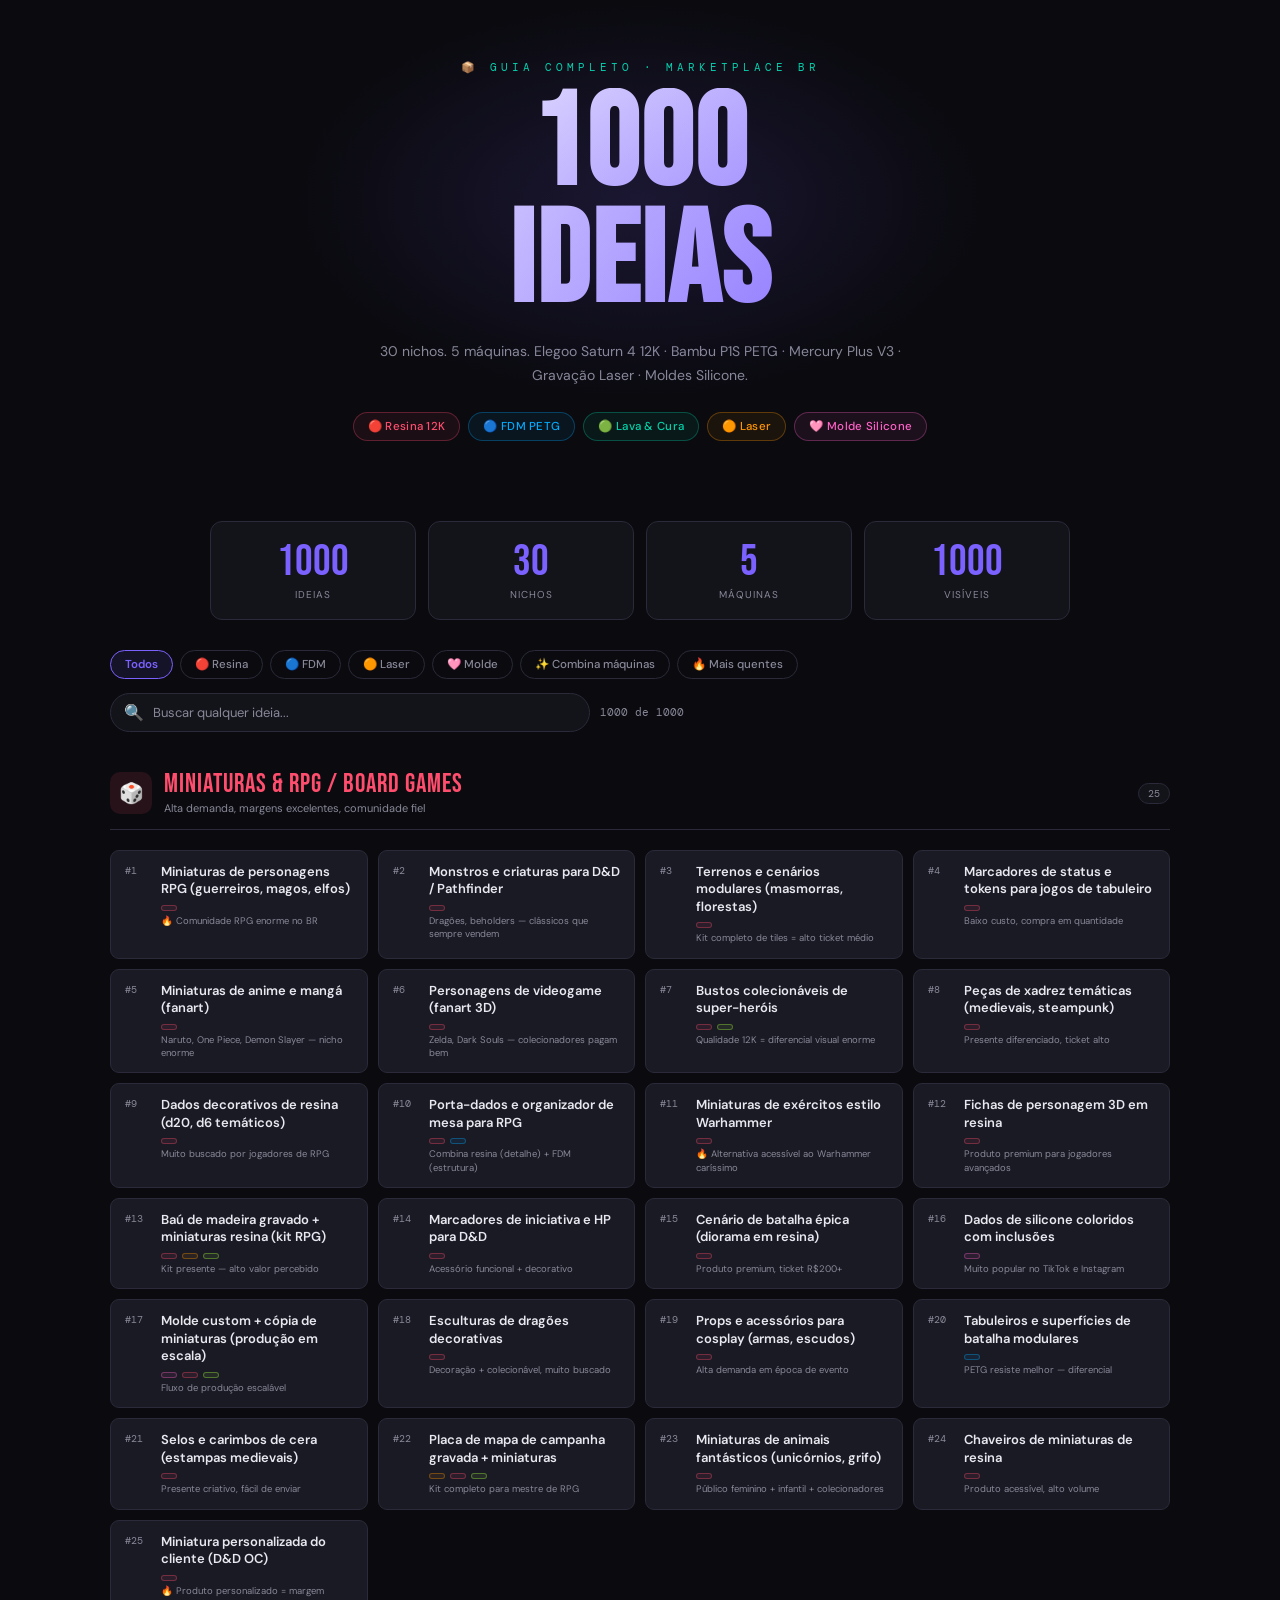
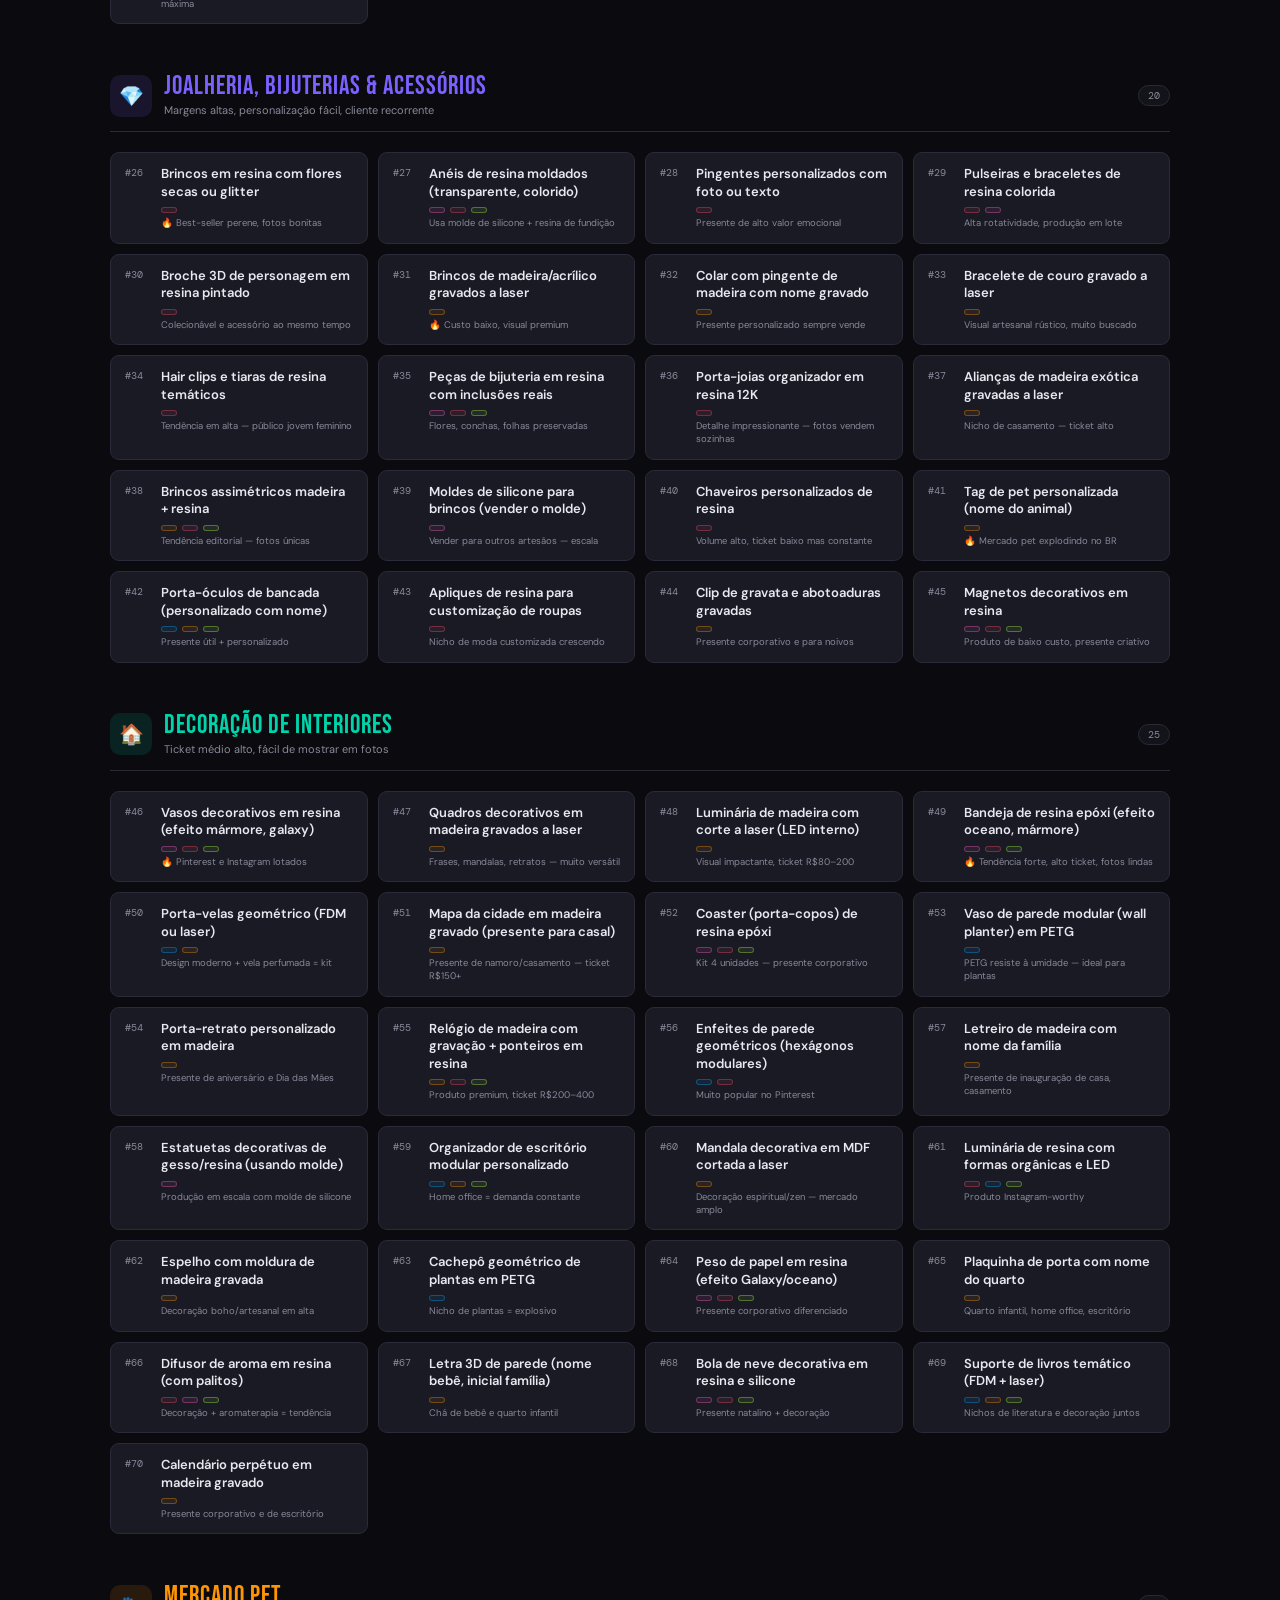
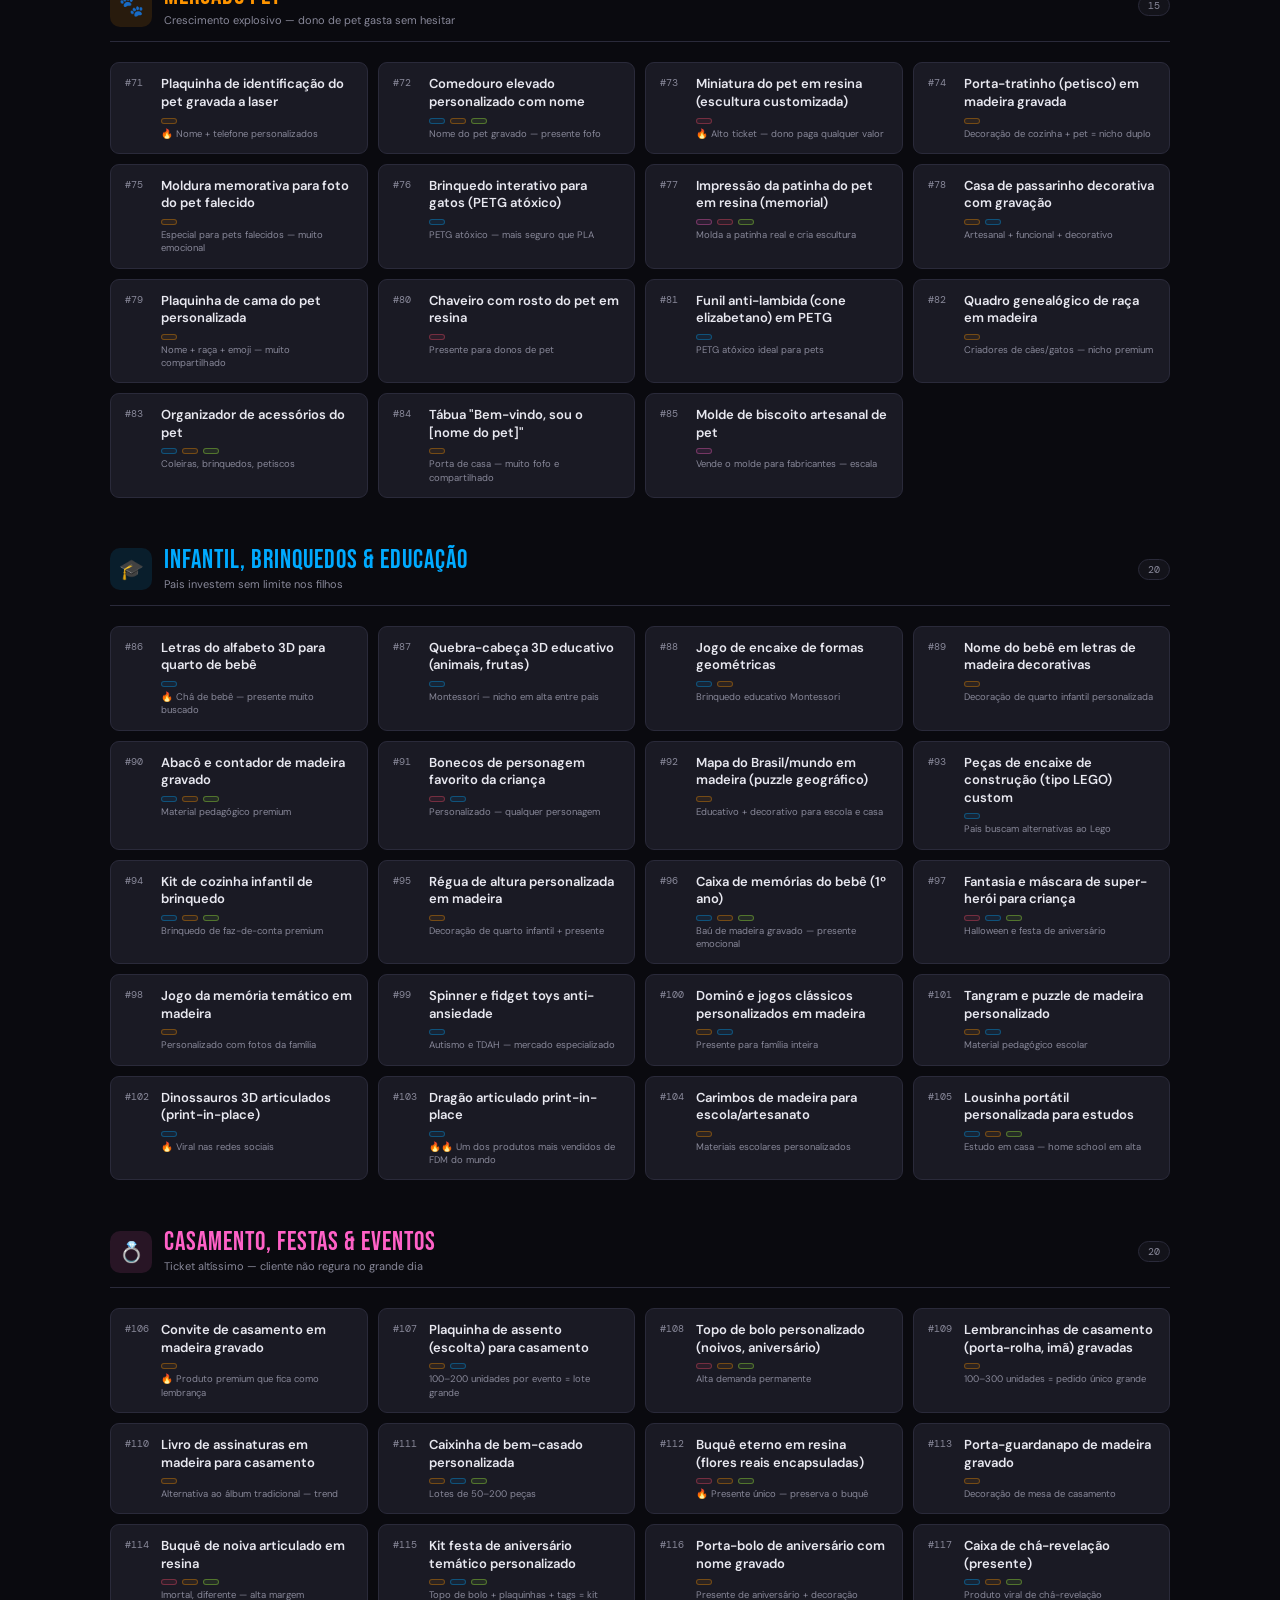
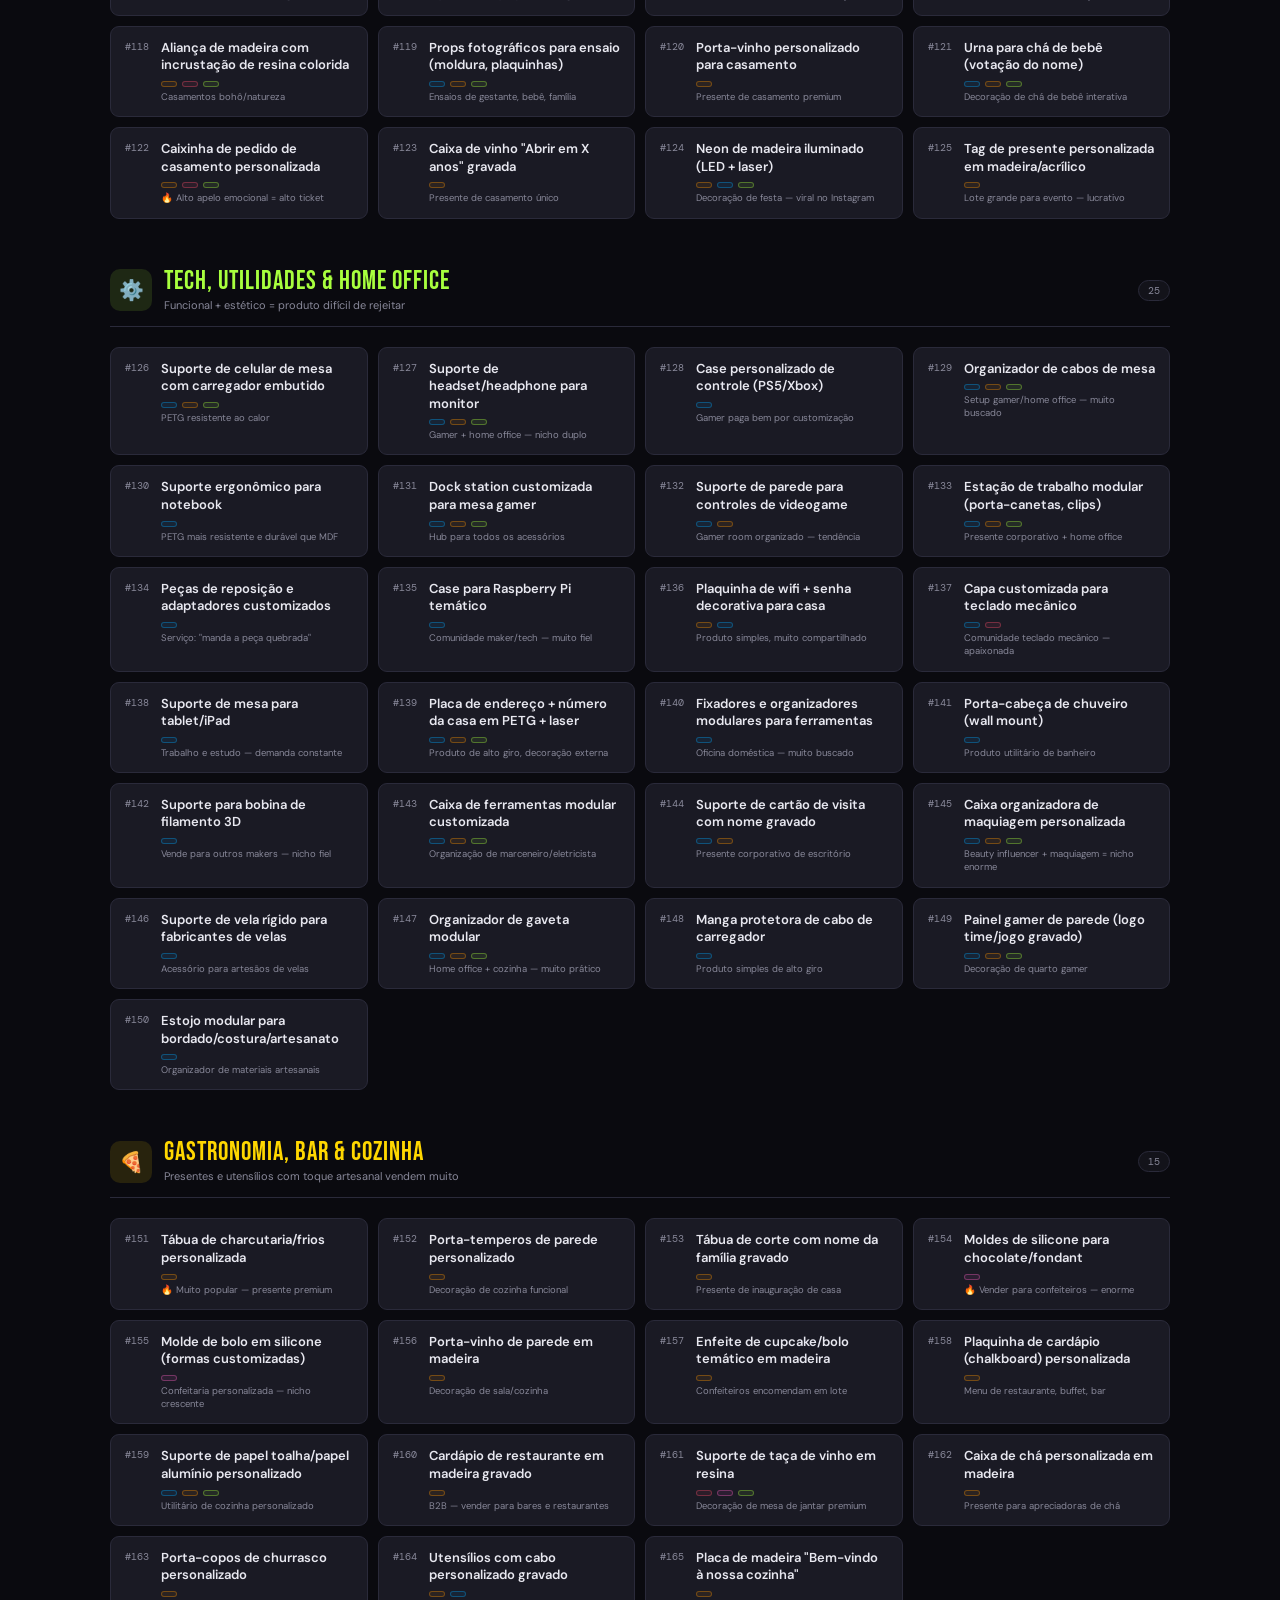
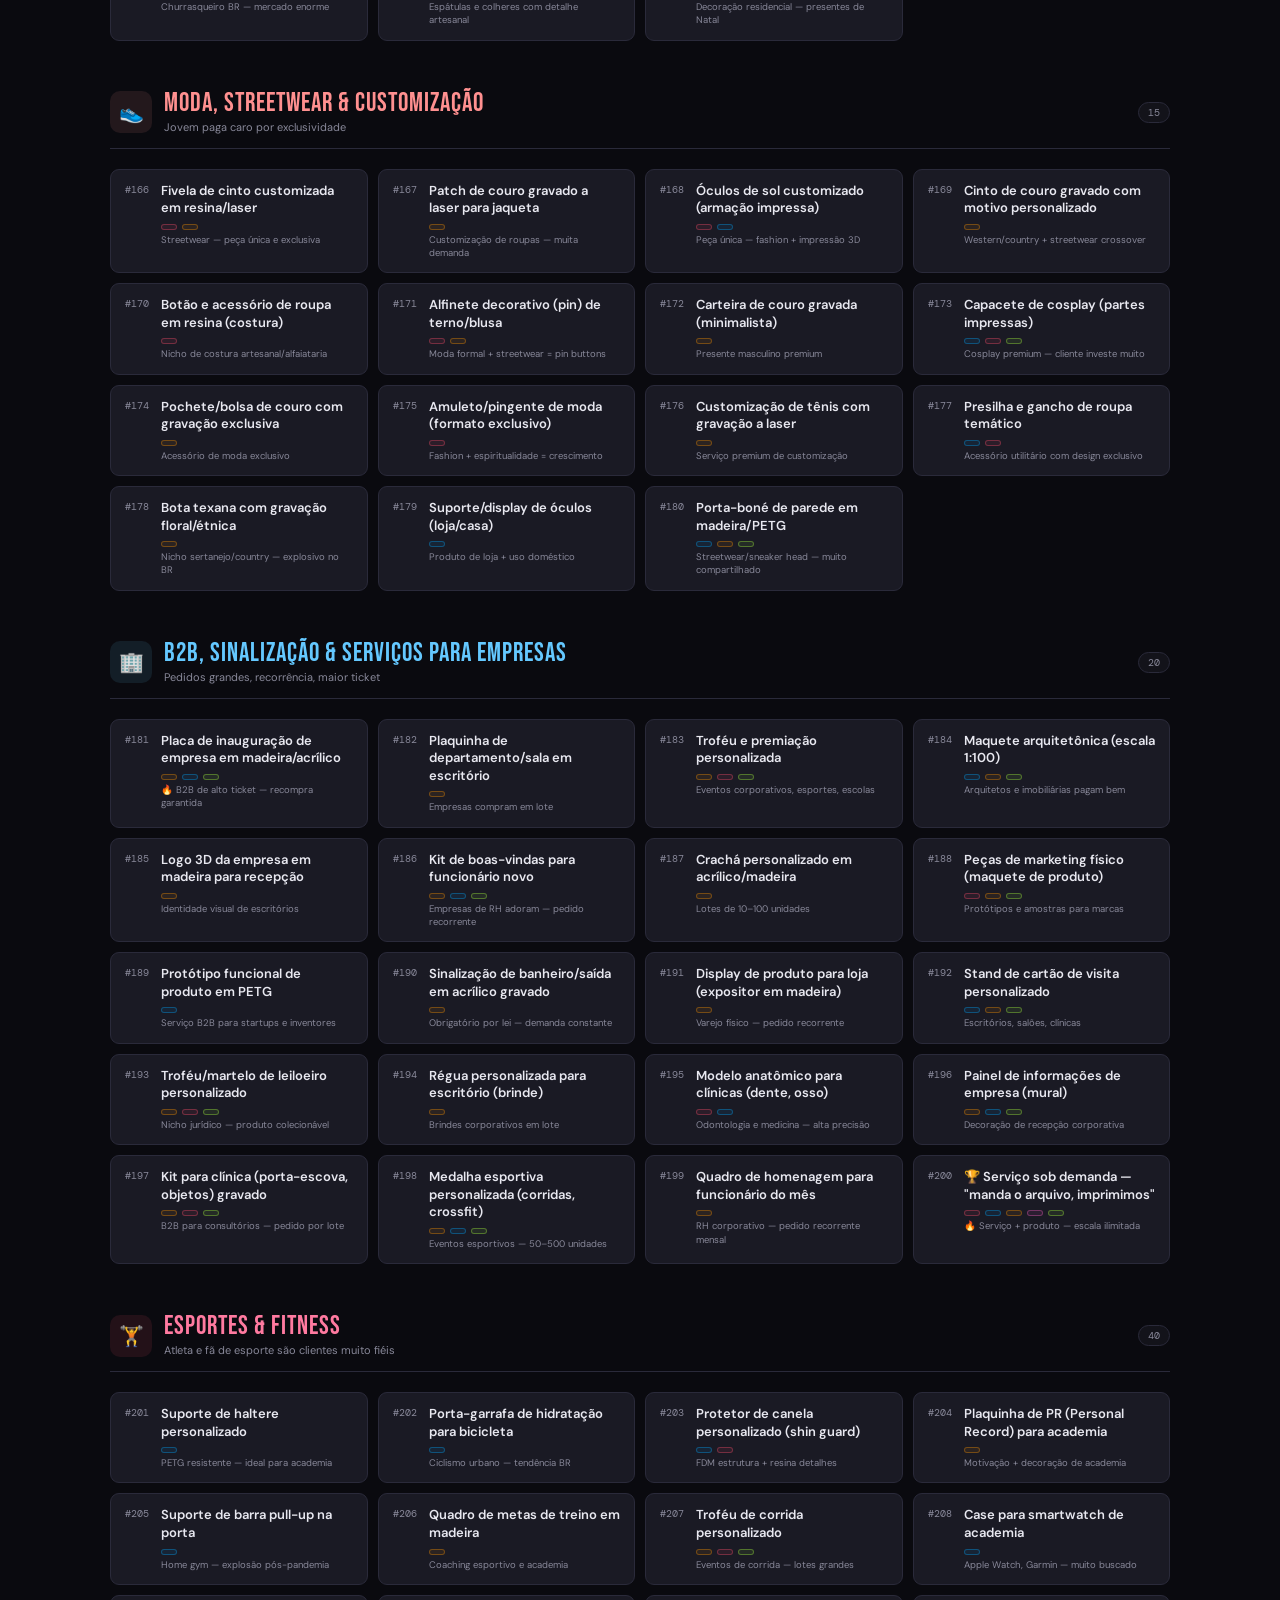
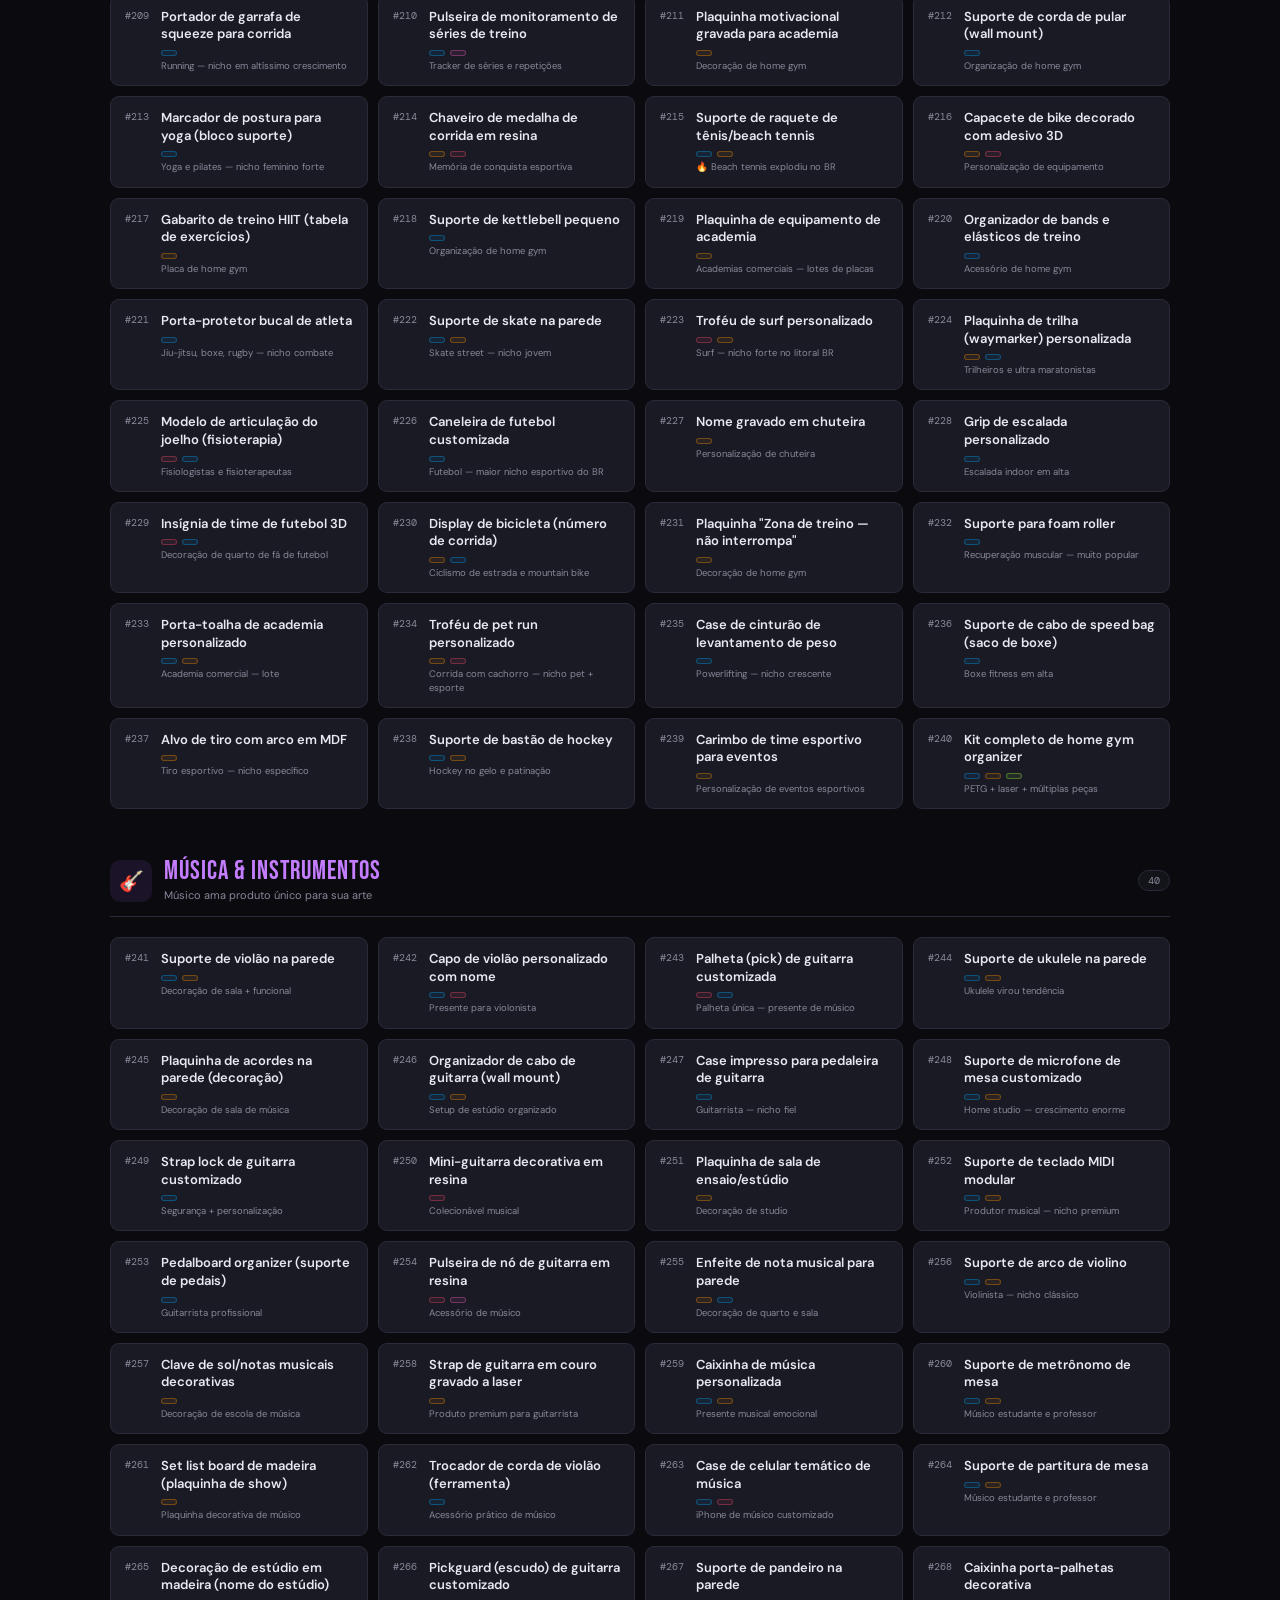
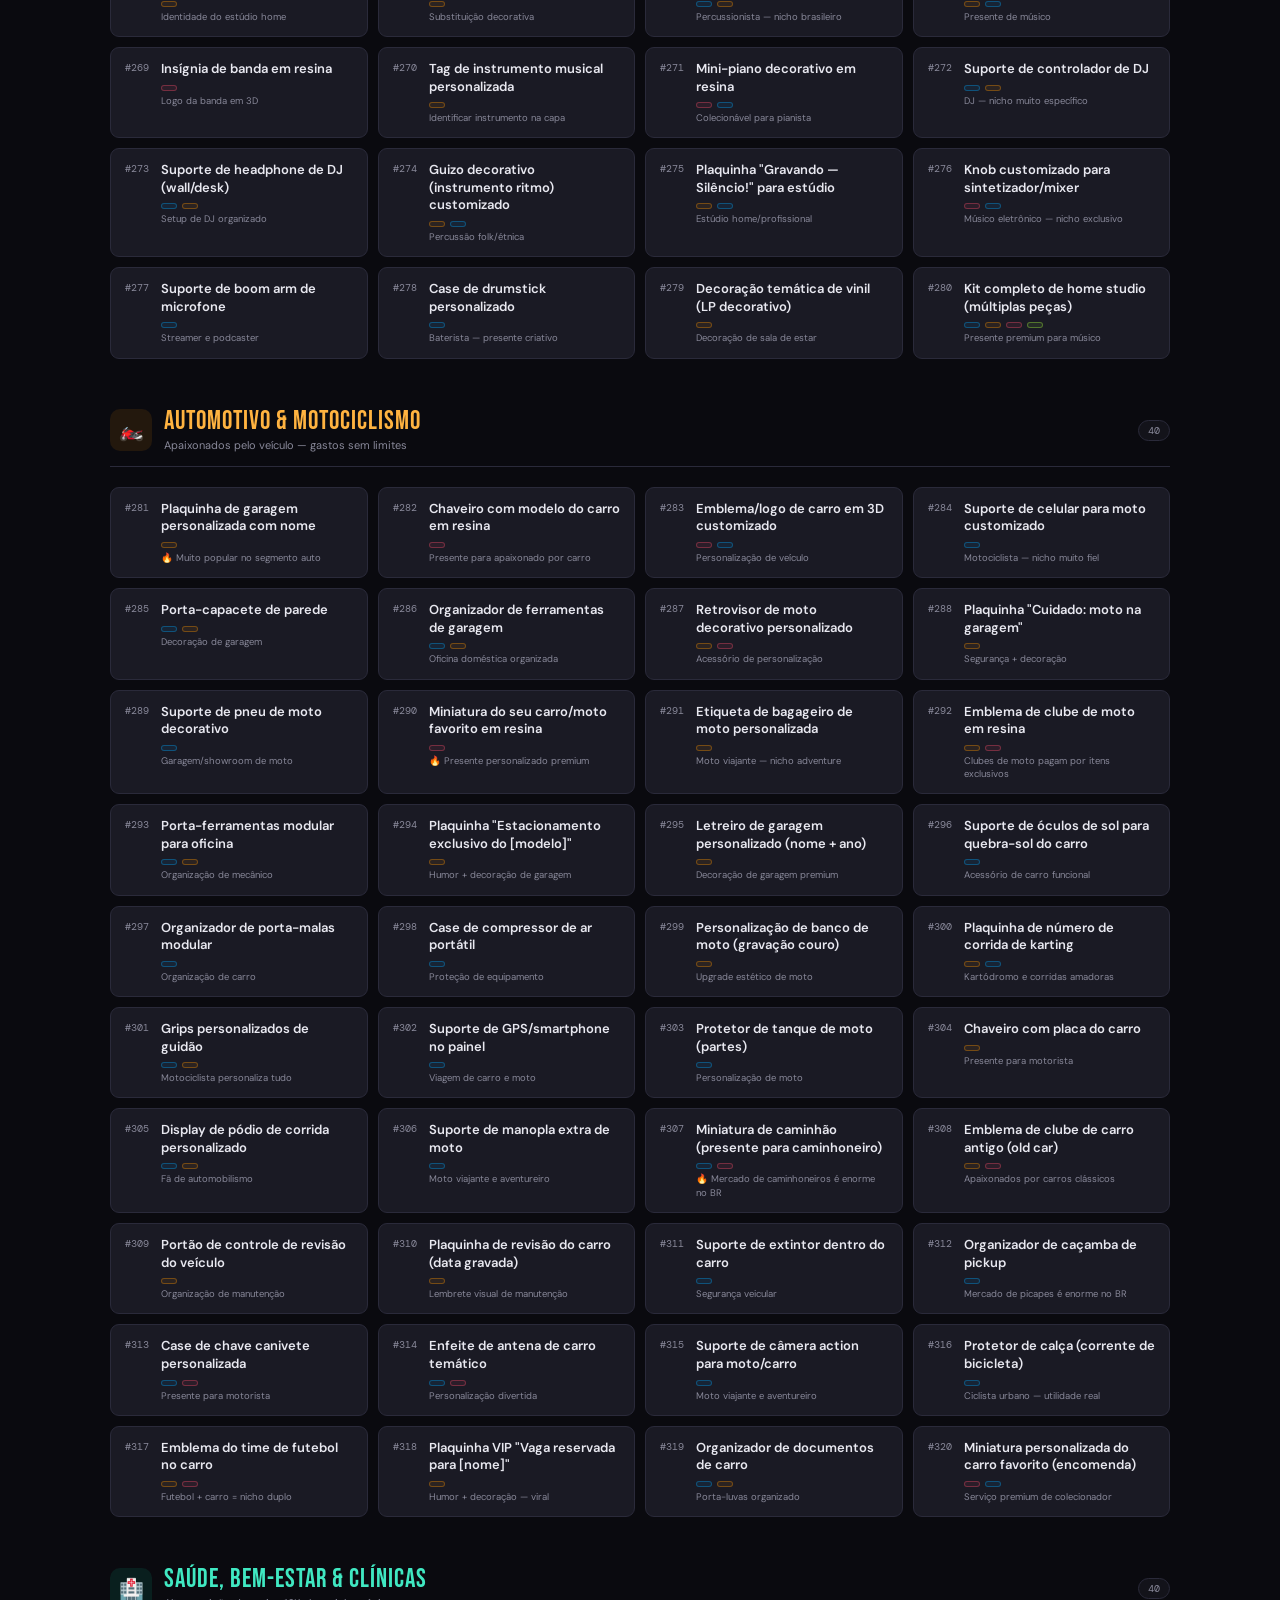
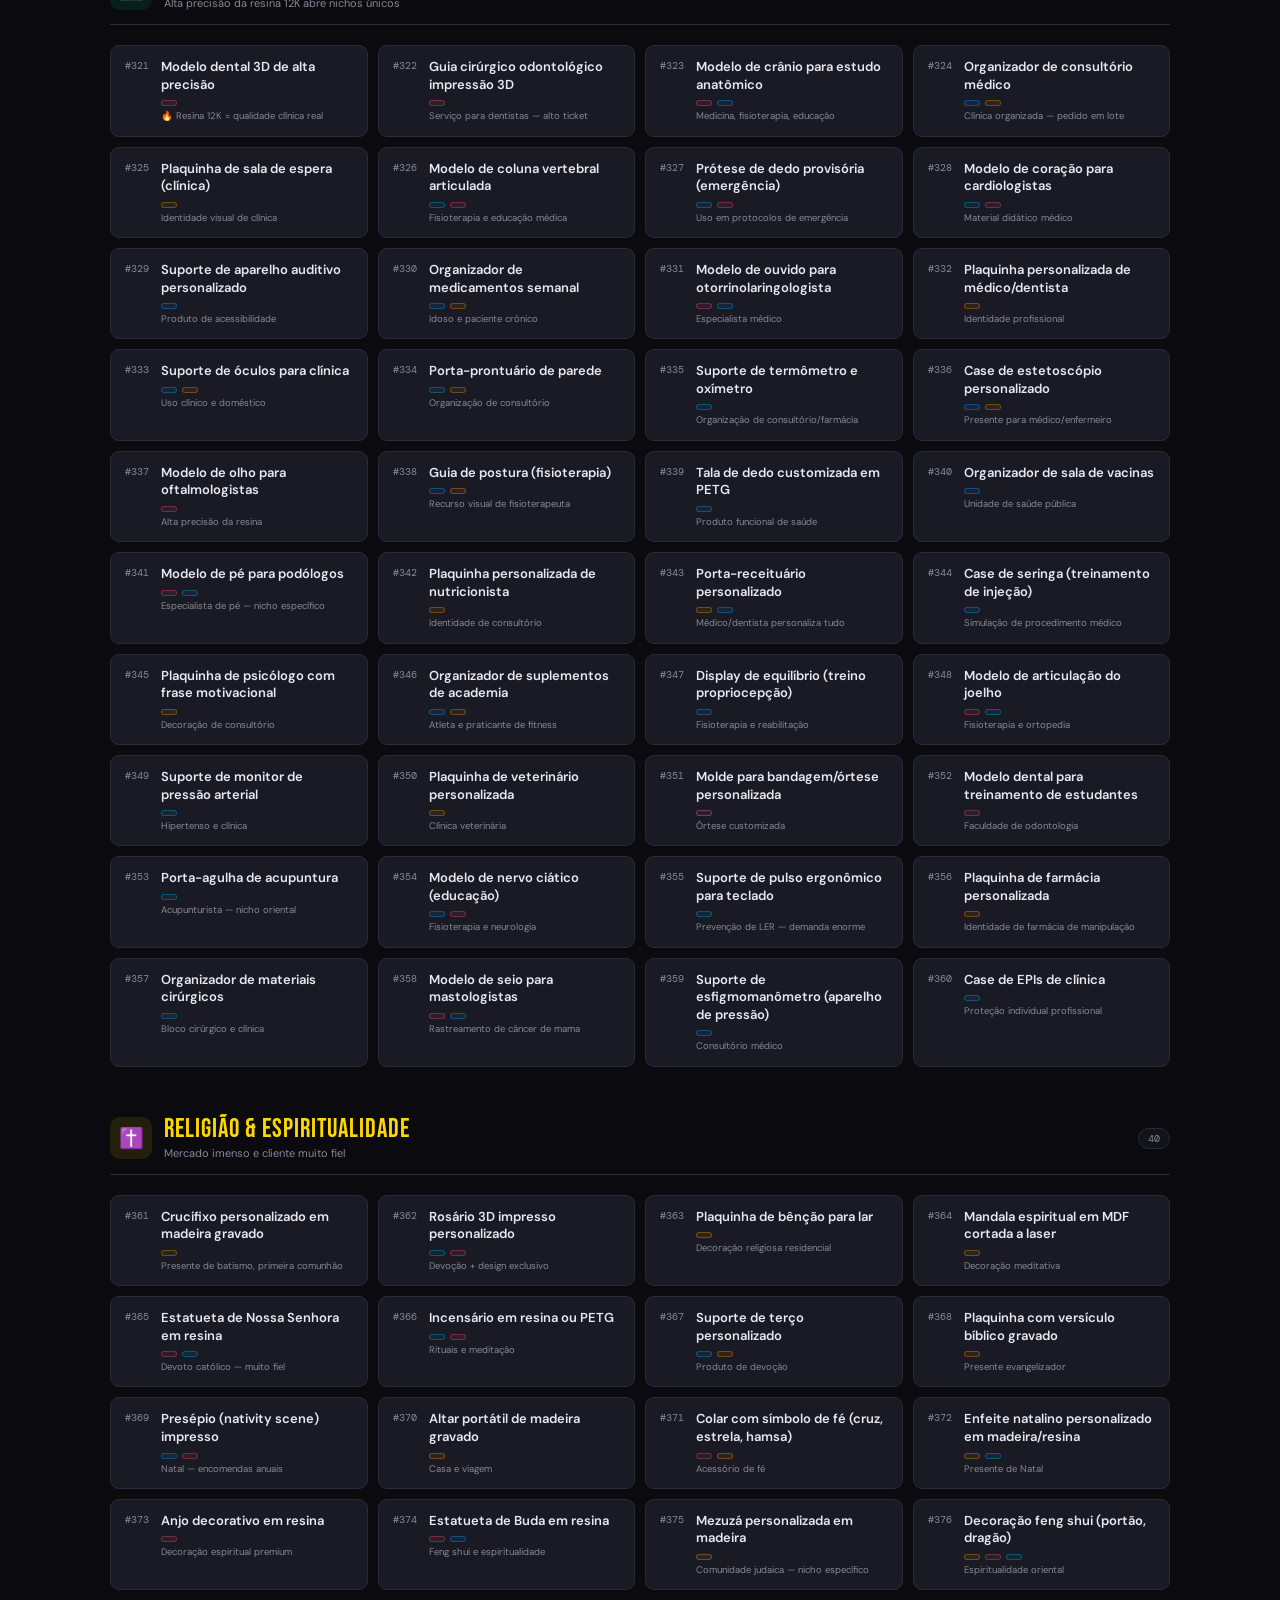
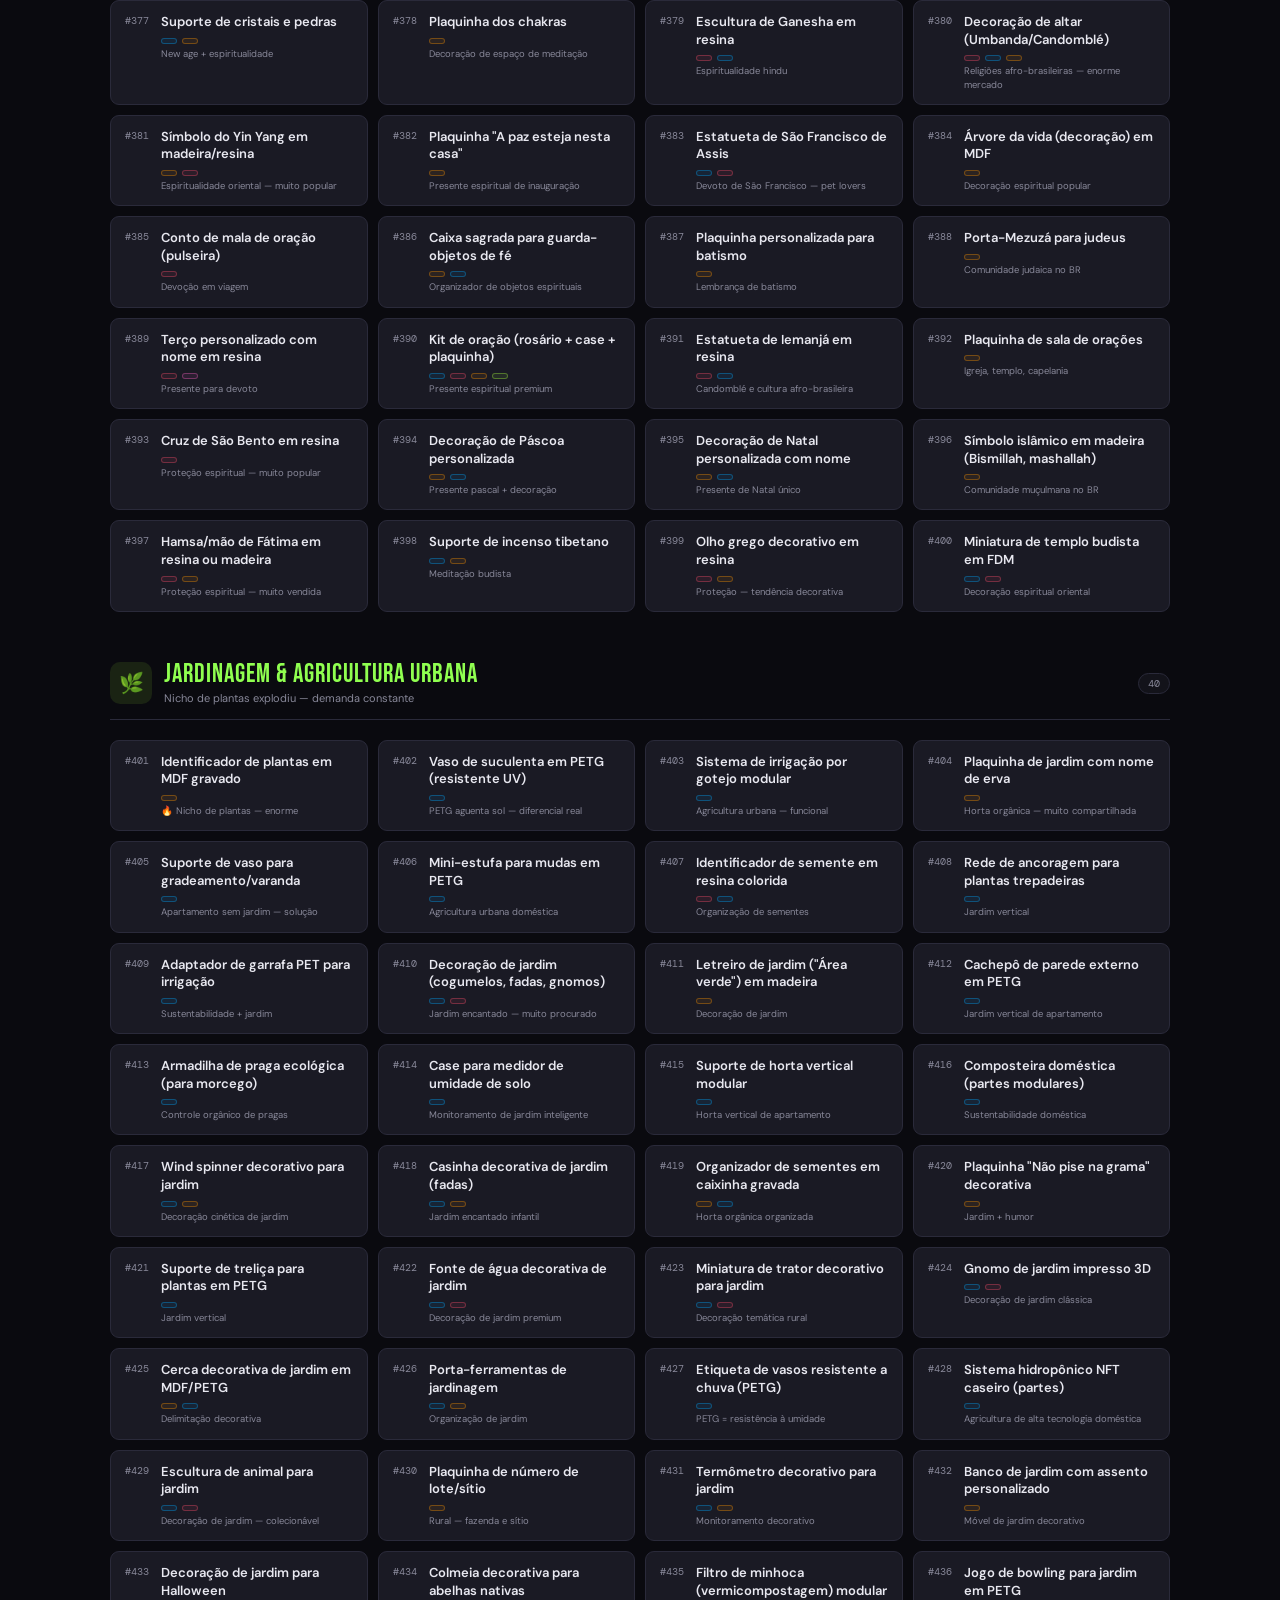
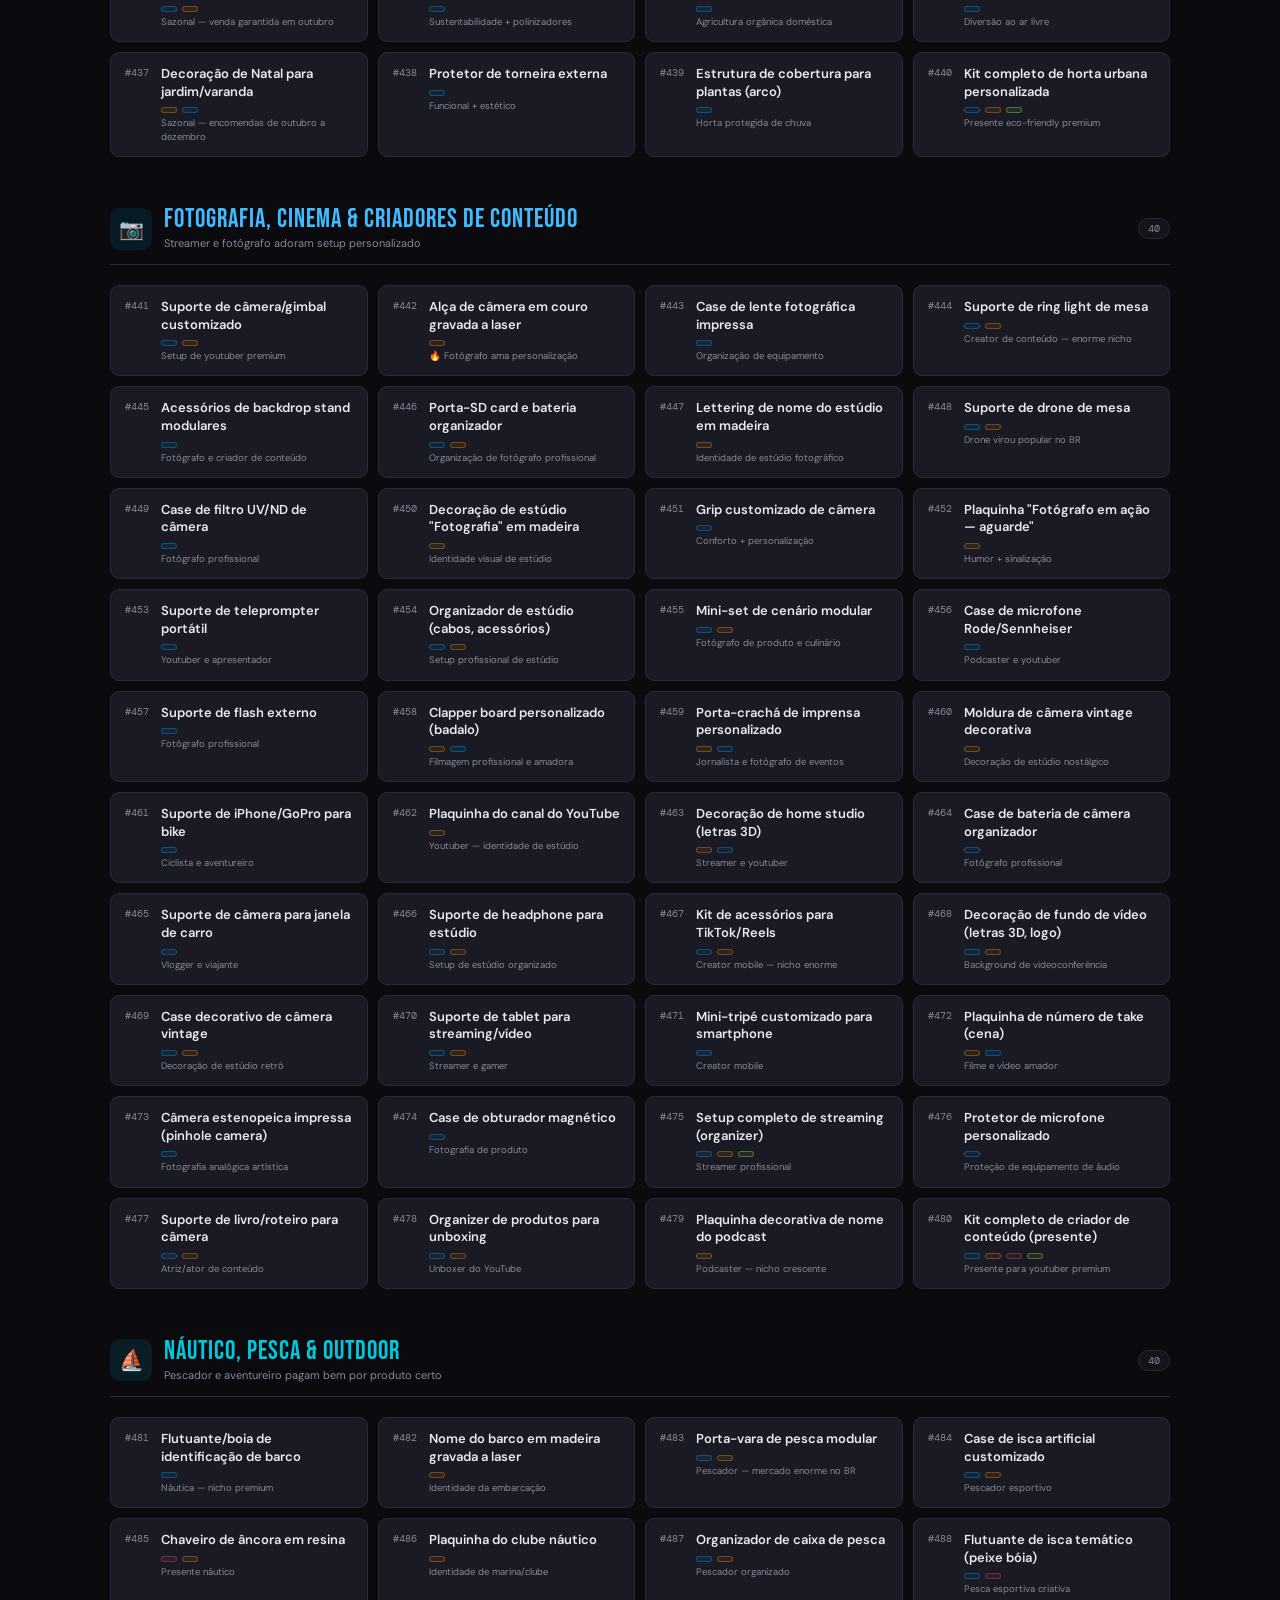
<file: 1000-ideias-marketplace.html>
<!DOCTYPE html>
<html lang="pt-BR">
<head>
<meta charset="UTF-8">
<meta name="viewport" content="width=device-width, initial-scale=1.0">
<title>1000 Ideias para Vender no Marketplace</title>
<style>
@import url('https://fonts.googleapis.com/css2?family=Bebas+Neue&family=DM+Sans:ital,wght@0,300;0,400;0,500;0,600;1,400&family=DM+Mono:wght@400;500&display=swap');
:root{--bg:#0a0a0f;--sur:#13131a;--card:#1a1a24;--bdr:#2a2a3a;--r:#ff4d6d;--b:#00aaff;--g:#00d4aa;--o:#ff9500;--p:#7b61ff;--pk:#ff61c7;--lm:#a8ff3e;--gd:gold;--cy:#64c8ff;--wh:#ff9090;--tx:#e8e8f0;--mt:#888899}
*{box-sizing:border-box;margin:0;padding:0}
body{font-family:'DM Sans',sans-serif;background:var(--bg);color:var(--tx);min-height:100vh;padding:0 0 80px}
/* HERO */
.hero{text-align:center;padding:60px 20px 40px;position:relative;overflow:hidden}
.hero::before{content:'';position:absolute;top:0;left:50%;transform:translateX(-50%);width:700px;height:400px;background:radial-gradient(ellipse,rgba(123,97,255,.15) 0%,transparent 70%);pointer-events:none}
.hero-label{font-family:'DM Mono',monospace;font-size:11px;letter-spacing:4px;text-transform:uppercase;color:var(--g);margin-bottom:14px}
h1.title{font-family:'Bebas Neue',sans-serif;font-size:clamp(56px,12vw,130px);line-height:.9;letter-spacing:2px;background:linear-gradient(135deg,#fff 20%,var(--p) 80%);-webkit-background-clip:text;-webkit-text-fill-color:transparent;background-clip:text}
.hero-sub{margin:18px auto 0;color:var(--mt);font-size:14px;max-width:580px;line-height:1.7}
.eq-wrap{display:flex;flex-wrap:wrap;gap:8px;justify-content:center;margin:24px auto 0;max-width:720px}
.eq{display:flex;align-items:center;gap:6px;padding:6px 14px;border-radius:100px;font-size:11.5px;font-weight:500;border:1px solid;letter-spacing:.3px}
.eq-r{color:var(--r);border-color:rgba(255,77,109,.3);background:rgba(255,77,109,.07)}
.eq-b{color:var(--b);border-color:rgba(0,170,255,.3);background:rgba(0,170,255,.07)}
.eq-g{color:var(--g);border-color:rgba(0,212,170,.3);background:rgba(0,212,170,.07)}
.eq-o{color:var(--o);border-color:rgba(255,149,0,.3);background:rgba(255,149,0,.07)}
.eq-pk{color:var(--pk);border-color:rgba(255,97,199,.3);background:rgba(255,97,199,.07)}
/* STATS */
.stats{display:flex;gap:12px;justify-content:center;flex-wrap:wrap;margin:40px auto 0;padding:0 20px;max-width:900px}
.stat{text-align:center;padding:18px 24px;border:1px solid var(--bdr);border-radius:12px;background:var(--sur);flex:1;min-width:110px}
.sn{font-family:'Bebas Neue',sans-serif;font-size:44px;line-height:1;color:var(--p)}
.sl{font-size:10px;color:var(--mt);letter-spacing:1px;text-transform:uppercase;margin-top:4px}
/* CONTROLS */
.controls{padding:30px 20px 0;max-width:1100px;margin:0 auto}
.filters{display:flex;flex-wrap:wrap;gap:7px;margin-bottom:14px}
.fb{padding:6px 14px;border-radius:100px;border:1px solid var(--bdr);background:transparent;color:var(--mt);font-size:11.5px;font-family:'DM Sans',sans-serif;cursor:pointer;transition:all .2s;font-weight:500}
.fb:hover,.fb.on{border-color:var(--p);color:var(--p);background:rgba(123,97,255,.1)}
.fb.on{font-weight:600}
.search-row{display:flex;gap:10px;align-items:center}
.si{position:relative;flex:1;max-width:480px}
.si input{width:100%;padding:10px 18px 10px 42px;border-radius:100px;border:1px solid var(--bdr);background:var(--sur);color:var(--tx);font-family:'DM Sans',sans-serif;font-size:13px;outline:none;transition:border-color .2s}
.si input:focus{border-color:var(--p)}
.si input::placeholder{color:var(--mt)}
.si-icon{position:absolute;left:14px;top:50%;transform:translateY(-50%);color:var(--mt)}
.rc{font-family:'DM Mono',monospace;font-size:11px;color:var(--mt)}
/* SECTIONS */
.sections{max-width:1100px;margin:40px auto 0;padding:0 20px}
.sec{margin-bottom:50px}
.sec.hidden{display:none}
.sec-hdr{display:flex;align-items:center;gap:12px;margin-bottom:20px;padding-bottom:14px;border-bottom:1px solid var(--bdr)}
.sec-ico{width:42px;height:42px;border-radius:10px;display:flex;align-items:center;justify-content:center;font-size:20px;flex-shrink:0}
.sec-ttl{font-family:'Bebas Neue',sans-serif;font-size:26px;letter-spacing:1px;line-height:1}
.sec-dsc{font-size:11px;color:var(--mt);margin-top:3px}
.sec-cnt{margin-left:auto;font-family:'DM Mono',monospace;font-size:10px;color:var(--mt);background:var(--sur);border:1px solid var(--bdr);padding:3px 9px;border-radius:100px;white-space:nowrap}
/* GRID */
.grid{display:grid;grid-template-columns:repeat(auto-fill,minmax(250px,1fr));gap:10px}
.card{background:var(--card);border:1px solid var(--bdr);border-radius:9px;padding:12px 14px;transition:all .2s;position:relative;overflow:hidden}
.card::before{content:'';position:absolute;top:0;left:0;right:0;height:2px;opacity:0;transition:opacity .2s}
.card:hover{transform:translateY(-2px);box-shadow:0 6px 24px rgba(0,0,0,.35)}
.card:hover::before{opacity:1}
.card.hidden{display:none}
.ct{display:flex;align-items:flex-start;gap:8px;margin-bottom:7px}
.cn{font-family:'DM Mono',monospace;font-size:9.5px;color:var(--mt);flex-shrink:0;width:28px;margin-top:2px}
.cm{font-size:13px;font-weight:600;color:var(--tx);line-height:1.35;flex:1}
.ctags{display:flex;gap:5px;flex-wrap:wrap;margin-left:36px}
.tag{font-size:9.5px;padding:2px 7px;border-radius:100px;font-weight:500;border:1px solid;font-family:'DM Mono',monospace}
.tr{color:var(--r);border-color:rgba(255,77,109,.35);background:rgba(255,77,109,.08)}
.tb{color:var(--b);border-color:rgba(0,170,255,.35);background:rgba(0,170,255,.08)}
.to{color:var(--o);border-color:rgba(255,149,0,.35);background:rgba(255,149,0,.08)}
.tpk{color:var(--pk);border-color:rgba(255,97,199,.35);background:rgba(255,97,199,.08)}
.tc{color:var(--lm);border-color:rgba(168,255,62,.35);background:rgba(168,255,62,.08)}
.tp{font-size:9.5px;color:var(--mt);margin-left:36px;margin-top:4px;line-height:1.4}
.hot-tag{color:var(--r)!important}
/* NO RESULTS */
.no-res{text-align:center;padding:60px 20px;color:var(--mt);font-size:14px;display:none}
/* SECTION COLORS */
.s1 .sec-ico{background:rgba(255,77,109,.12)}.s1 .sec-ttl{color:var(--r)}.s1 .card::before{background:var(--r)}
.s2 .sec-ico{background:rgba(123,97,255,.12)}.s2 .sec-ttl{color:var(--p)}.s2 .card::before{background:var(--p)}
.s3 .sec-ico{background:rgba(0,212,170,.12)}.s3 .sec-ttl{color:var(--g)}.s3 .card::before{background:var(--g)}
.s4 .sec-ico{background:rgba(255,149,0,.12)}.s4 .sec-ttl{color:var(--o)}.s4 .card::before{background:var(--o)}
.s5 .sec-ico{background:rgba(0,170,255,.12)}.s5 .sec-ttl{color:var(--b)}.s5 .card::before{background:var(--b)}
.s6 .sec-ico{background:rgba(255,97,199,.12)}.s6 .sec-ttl{color:var(--pk)}.s6 .card::before{background:var(--pk)}
.s7 .sec-ico{background:rgba(168,255,62,.12)}.s7 .sec-ttl{color:var(--lm)}.s7 .card::before{background:var(--lm)}
.s8 .sec-ico{background:rgba(255,215,0,.12)}.s8 .sec-ttl{color:var(--gd)}.s8 .card::before{background:var(--gd)}
.s9 .sec-ico{background:rgba(255,144,144,.1)}.s9 .sec-ttl{color:var(--wh)}.s9 .card::before{background:var(--wh)}
.s10 .sec-ico{background:rgba(100,200,255,.1)}.s10 .sec-ttl{color:var(--cy)}.s10 .card::before{background:var(--cy)}
.s11 .sec-ico{background:rgba(255,77,109,.1)}.s11 .sec-ttl{color:#ff7aa0}.s11 .card::before{background:#ff7aa0}
.s12 .sec-ico{background:rgba(180,100,255,.1)}.s12 .sec-ttl{color:#c47dff}.s12 .card::before{background:#c47dff}
.s13 .sec-ico{background:rgba(255,149,0,.1)}.s13 .sec-ttl{color:#ffb340}.s13 .card::before{background:#ffb340}
.s14 .sec-ico{background:rgba(0,212,170,.1)}.s14 .sec-ttl{color:#40e8c2}.s14 .card::before{background:#40e8c2}
.s15 .sec-ico{background:rgba(255,215,0,.1)}.s15 .sec-ttl{color:#ffd700}.s15 .card::before{background:#ffd700}
.s16 .sec-ico{background:rgba(168,255,62,.1)}.s16 .sec-ttl{color:#90ff50}.s16 .card::before{background:#90ff50}
.s17 .sec-ico{background:rgba(0,170,255,.1)}.s17 .sec-ttl{color:#40bbff}.s17 .card::before{background:#40bbff}
.s18 .sec-ico{background:rgba(0,200,220,.1)}.s18 .sec-ttl{color:#00c8dc}.s18 .card::before{background:#00c8dc}
.s19 .sec-ico{background:rgba(123,97,255,.1)}.s19 .sec-ttl{color:#9b7dff}.s19 .card::before{background:#9b7dff}
.s20 .sec-ico{background:rgba(255,61,130,.1)}.s20 .sec-ttl{color:#ff6090}.s20 .card::before{background:#ff6090}
.s21 .sec-ico{background:rgba(255,100,50,.1)}.s21 .sec-ttl{color:#ff8060}.s21 .card::before{background:#ff8060}
.s22 .sec-ico{background:rgba(100,220,80,.1)}.s22 .sec-ttl{color:#78e060}.s22 .card::before{background:#78e060}
.s23 .sec-ico{background:rgba(60,140,255,.1)}.s23 .sec-ttl{color:#5090ff}.s23 .card::before{background:#5090ff}
.s24 .sec-ico{background:rgba(180,80,255,.1)}.s24 .sec-ttl{color:#cc60ff}.s24 .card::before{background:#cc60ff}
.s25 .sec-ico{background:rgba(200,140,60,.1)}.s25 .sec-ttl{color:#e8a040}.s25 .card::before{background:#e8a040}
.s26 .sec-ico{background:rgba(255,77,109,.1)}.s26 .sec-ttl{color:#ff6688}.s26 .card::before{background:#ff6688}
.s27 .sec-ico{background:rgba(0,212,170,.1)}.s27 .sec-ttl{color:#30e0b0}.s27 .card::before{background:#30e0b0}
.s28 .sec-ico{background:rgba(255,160,0,.1)}.s28 .sec-ttl{color:#ffa020}.s28 .card::before{background:#ffa020}
.s29 .sec-ico{background:rgba(255,200,100,.1)}.s29 .sec-ttl{color:#ffc860}.s29 .card::before{background:#ffc860}
.s30 .sec-ico{background:rgba(200,180,100,.1)}.s30 .sec-ttl{color:#d4c070}.s30 .card::before{background:#d4c070}
/* FOOTER */
footer{text-align:center;color:var(--mt);font-size:11px;margin-top:60px;padding:24px 20px;border-top:1px solid var(--bdr)}
</style>
</head>
<body>
<div class="hero">
  <div class="hero-label">📦 Guia Completo · Marketplace BR</div>
  <h1 class="title">1000<br>IDEIAS</h1>
  <p class="hero-sub">30 nichos. 5 máquinas. Elegoo Saturn 4 12K · Bambu P1S PETG · Mercury Plus V3 · Gravação Laser · Moldes Silicone.</p>
  <div class="eq-wrap">
    <span class="eq eq-r">🔴 Resina 12K</span>
    <span class="eq eq-b">🔵 FDM PETG</span>
    <span class="eq eq-g">🟢 Lava &amp; Cura</span>
    <span class="eq eq-o">🟠 Laser</span>
    <span class="eq eq-pk">🩷 Molde Silicone</span>
  </div>
</div>
<div class="stats">
  <div class="stat"><div class="sn">1000</div><div class="sl">Ideias</div></div>
  <div class="stat"><div class="sn">30</div><div class="sl">Nichos</div></div>
  <div class="stat"><div class="sn">5</div><div class="sl">Máquinas</div></div>
  <div class="stat"><div class="sn" id="vc">1000</div><div class="sl">Visíveis</div></div>
</div>
<div class="controls">
  <div class="filters" id="filters">
    <button class="fb on" data-f="all">Todos</button>
    <button class="fb" data-f="resina">🔴 Resina</button>
    <button class="fb" data-f="fdm">🔵 FDM</button>
    <button class="fb" data-f="laser">🟠 Laser</button>
    <button class="fb" data-f="molde">🩷 Molde</button>
    <button class="fb" data-f="combo">✨ Combina máquinas</button>
    <button class="fb" data-f="hot">🔥 Mais quentes</button>
  </div>
  <div class="search-row">
    <div class="si"><span class="si-icon">🔍</span><input type="text" id="sq" placeholder="Buscar qualquer ideia..." /></div>
    <div class="rc" id="rl">1000 de 1000</div>
  </div>
</div>
<div class="sections" id="sections"></div>
<div class="no-res" id="nr">Nenhuma ideia encontrada. Tente outro filtro.</div>
<footer>1000 ideias para: Elegoo Saturn 4 Ultra 12K · Bambu Lab P1S · Mercury Plus V3 · Gravação Laser · Moldes Silicone · Boas vendas! 🚀</footer>

<script>
const SECS=[
{id:1,cls:'s1',icon:'🎲',title:'Miniaturas & RPG / Board Games',desc:'Alta demanda, margens excelentes, comunidade fiel'},
{id:2,cls:'s2',icon:'💎',title:'Joalheria, Bijuterias & Acessórios',desc:'Margens altas, personalização fácil, cliente recorrente'},
{id:3,cls:'s3',icon:'🏠',title:'Decoração de Interiores',desc:'Ticket médio alto, fácil de mostrar em fotos'},
{id:4,cls:'s4',icon:'🐾',title:'Mercado Pet',desc:'Crescimento explosivo — dono de pet gasta sem hesitar'},
{id:5,cls:'s5',icon:'🎓',title:'Infantil, Brinquedos & Educação',desc:'Pais investem sem limite nos filhos'},
{id:6,cls:'s6',icon:'💍',title:'Casamento, Festas & Eventos',desc:'Ticket altíssimo — cliente não regura no grande dia'},
{id:7,cls:'s7',icon:'⚙️',title:'Tech, Utilidades & Home Office',desc:'Funcional + estético = produto difícil de rejeitar'},
{id:8,cls:'s8',icon:'🍕',title:'Gastronomia, Bar & Cozinha',desc:'Presentes e utensílios com toque artesanal vendem muito'},
{id:9,cls:'s9',icon:'👟',title:'Moda, Streetwear & Customização',desc:'Jovem paga caro por exclusividade'},
{id:10,cls:'s10',icon:'🏢',title:'B2B, Sinalização & Serviços para Empresas',desc:'Pedidos grandes, recorrência, maior ticket'},
{id:11,cls:'s11',icon:'🏋️',title:'Esportes & Fitness',desc:'Atleta e fã de esporte são clientes muito fiéis'},
{id:12,cls:'s12',icon:'🎸',title:'Música & Instrumentos',desc:'Músico ama produto único para sua arte'},
{id:13,cls:'s13',icon:'🏍️',title:'Automotivo & Motociclismo',desc:'Apaixonados pelo veículo — gastos sem limites'},
{id:14,cls:'s14',icon:'🏥',title:'Saúde, Bem-estar & Clínicas',desc:'Alta precisão da resina 12K abre nichos únicos'},
{id:15,cls:'s15',icon:'✝️',title:'Religião & Espiritualidade',desc:'Mercado imenso e cliente muito fiel'},
{id:16,cls:'s16',icon:'🌿',title:'Jardinagem & Agricultura Urbana',desc:'Nicho de plantas explodiu — demanda constante'},
{id:17,cls:'s17',icon:'📷',title:'Fotografia, Cinema & Criadores de Conteúdo',desc:'Streamer e fotógrafo adoram setup personalizado'},
{id:18,cls:'s18',icon:'⛵',title:'Náutico, Pesca & Outdoor',desc:'Pescador e aventureiro pagam bem por produto certo'},
{id:19,cls:'s19',icon:'📚',title:'Papelaria, Escritório & Escola',desc:'Material escolar e de escritório personalizado'},
{id:20,cls:'s20',icon:'🌸',title:'Fandom, K-pop & Cultura Pop',desc:'Fã paga qualquer valor por item exclusivo do ídolo'},
{id:21,cls:'s21',icon:'🎭',title:'Carnaval, Fantasia & Teatro',desc:'Cosplayer e folião investem pesado em fantasia'},
{id:22,cls:'s22',icon:'♻️',title:'Sustentabilidade & Eco-friendly',desc:'Consumidor consciente valoriza produto responsável'},
{id:23,cls:'s23',icon:'🔧',title:'Indústria, Prototipagem & Makers',desc:'B2B de alto valor — impressora é ferramenta profissional'},
{id:24,cls:'s24',icon:'🔮',title:'Astrologia, Esoterismo & New Age',desc:'Mercado espiritual cresce forte no Brasil'},
{id:25,cls:'s25',icon:'🤠',title:'Country, Sertanejo & Agronegócio',desc:'Brasil rural — nicho enorme e pouco explorado online'},
{id:26,cls:'s26',icon:'👶',title:'Bebê, Maternidade & Chá de Bebê',desc:'Mãe não regura — ticket emocional altíssimo'},
{id:27,cls:'s27',icon:'🎨',title:'Arte, Craft & Suprimentos para Artistas',desc:'Artesã compra molde e ferramenta = cliente recorrente'},
{id:28,cls:'s28',icon:'✈️',title:'Turismo, Souvenirs & Regiões do Brasil',desc:'Produto regional com identidade = diferencial único'},
{id:29,cls:'s29',icon:'🥋',title:'CrossFit, Artes Marciais & Esportes de Combate',desc:'Atleta de alta performance valoriza produto exclusivo'},
{id:30,cls:'s30',icon:'👑',title:'Premium, Luxo & Presentes de Alto Valor',desc:'Produto certo para quem quer presentear com classe'},
];

const M={r:'resina',f:'fdm',l:'laser',m:'molde',c:'combo'};
function t(codes){return codes.split('').map(c=>({r:'tr',f:'tb',l:'to',m:'tpk',c:'tc'}[c]||'')).filter(Boolean);}
function ml(codes){return codes.split('').map(c=>({r:'resina',f:'fdm',l:'laser',m:'molde',c:'combo'}[c]||'')).filter(Boolean);}

const IDEAS=[
// === SEÇÃO 1: RPG (25) ===
[1,1,'Miniaturas de personagens RPG (guerreiros, magos, elfos)','r','🔥 Comunidade RPG enorme no BR',true],
[2,1,'Monstros e criaturas para D&D / Pathfinder','r','Dragões, beholders — clássicos que sempre vendem',false],
[3,1,'Terrenos e cenários modulares (masmorras, florestas)','r','Kit completo de tiles = alto ticket médio',false],
[4,1,'Marcadores de status e tokens para jogos de tabuleiro','r','Baixo custo, compra em quantidade',false],
[5,1,'Miniaturas de anime e mangá (fanart)','r','Naruto, One Piece, Demon Slayer — nicho enorme',true],
[6,1,'Personagens de videogame (fanart 3D)','r','Zelda, Dark Souls — colecionadores pagam bem',false],
[7,1,'Bustos colecionáveis de super-heróis','rc','Qualidade 12K = diferencial visual enorme',false],
[8,1,'Peças de xadrez temáticas (medievais, steampunk)','r','Presente diferenciado, ticket alto',false],
[9,1,'Dados decorativos de resina (d20, d6 temáticos)','r','Muito buscado por jogadores de RPG',false],
[10,1,'Porta-dados e organizador de mesa para RPG','rf','Combina resina (detalhe) + FDM (estrutura)',false],
[11,1,'Miniaturas de exércitos estilo Warhammer','r','🔥 Alternativa acessível ao Warhammer caríssimo',true],
[12,1,'Fichas de personagem 3D em resina','r','Produto premium para jogadores avançados',false],
[13,1,'Baú de madeira gravado + miniaturas resina (kit RPG)','rlc','Kit presente — alto valor percebido',false],
[14,1,'Marcadores de iniciativa e HP para D&D','r','Acessório funcional + decorativo',false],
[15,1,'Cenário de batalha épica (diorama em resina)','r','Produto premium, ticket R$200+',false],
[16,1,'Dados de silicone coloridos com inclusões','m','Muito popular no TikTok e Instagram',true],
[17,1,'Molde custom + cópia de miniaturas (produção em escala)','mrc','Fluxo de produção escalável',false],
[18,1,'Esculturas de dragões decorativas','r','Decoração + colecionável, muito buscado',false],
[19,1,'Props e acessórios para cosplay (armas, escudos)','r','Alta demanda em época de evento',false],
[20,1,'Tabuleiros e superfícies de batalha modulares','f','PETG resiste melhor — diferencial',false],
[21,1,'Selos e carimbos de cera (estampas medievais)','r','Presente criativo, fácil de enviar',false],
[22,1,'Placa de mapa de campanha gravada + miniaturas','lrc','Kit completo para mestre de RPG',false],
[23,1,'Miniaturas de animais fantásticos (unicórnios, grifo)','r','Público feminino + infantil + colecionadores',false],
[24,1,'Chaveiros de miniaturas de resina','r','Produto acessível, alto volume',false],
[25,1,'Miniatura personalizada do cliente (D&D OC)','r','🔥 Produto personalizado = margem máxima',true],
// === SEÇÃO 2: JOALHERIA (20) ===
[26,2,'Brincos em resina com flores secas ou glitter','r','🔥 Best-seller perene, fotos bonitas',true],
[27,2,'Anéis de resina moldados (transparente, colorido)','mrc','Usa molde de silicone + resina de fundição',false],
[28,2,'Pingentes personalizados com foto ou texto','r','Presente de alto valor emocional',false],
[29,2,'Pulseiras e braceletes de resina colorida','rm','Alta rotatividade, produção em lote',false],
[30,2,'Broche 3D de personagem em resina pintado','r','Colecionável e acessório ao mesmo tempo',false],
[31,2,'Brincos de madeira/acrílico gravados a laser','l','🔥 Custo baixo, visual premium',true],
[32,2,'Colar com pingente de madeira com nome gravado','l','Presente personalizado sempre vende',false],
[33,2,'Bracelete de couro gravado a laser','l','Visual artesanal rústico, muito buscado',false],
[34,2,'Hair clips e tiaras de resina temáticos','r','Tendência em alta — público jovem feminino',false],
[35,2,'Peças de bijuteria em resina com inclusões reais','mrc','Flores, conchas, folhas preservadas',false],
[36,2,'Porta-joias organizador em resina 12K','r','Detalhe impressionante — fotos vendem sozinhas',false],
[37,2,'Alianças de madeira exótica gravadas a laser','l','Nicho de casamento — ticket alto',false],
[38,2,'Brincos assimétricos madeira + resina','lrc','Tendência editorial — fotos únicas',false],
[39,2,'Moldes de silicone para brincos (vender o molde)','m','Vender para outros artesãos — escala',true],
[40,2,'Chaveiros personalizados de resina','r','Volume alto, ticket baixo mas constante',false],
[41,2,'Tag de pet personalizada (nome do animal)','l','🔥 Mercado pet explodindo no BR',true],
[42,2,'Porta-óculos de bancada (personalizado com nome)','flc','Presente útil + personalizado',false],
[43,2,'Apliques de resina para customização de roupas','r','Nicho de moda customizada crescendo',false],
[44,2,'Clip de gravata e abotoaduras gravadas','l','Presente corporativo e para noivos',false],
[45,2,'Magnetos decorativos em resina','mrc','Produto de baixo custo, presente criativo',false],
// === SEÇÃO 3: DECORAÇÃO (25) ===
[46,3,'Vasos decorativos em resina (efeito mármore, galaxy)','mrc','🔥 Pinterest e Instagram lotados',true],
[47,3,'Quadros decorativos em madeira gravados a laser','l','Frases, mandalas, retratos — muito versátil',false],
[48,3,'Luminária de madeira com corte a laser (LED interno)','l','Visual impactante, ticket R$80–200',false],
[49,3,'Bandeja de resina epóxi (efeito oceano, mármore)','mrc','🔥 Tendência forte, alto ticket, fotos lindas',true],
[50,3,'Porta-velas geométrico (FDM ou laser)','fl','Design moderno + vela perfumada = kit',false],
[51,3,'Mapa da cidade em madeira gravado (presente para casal)','l','Presente de namoro/casamento — ticket R$150+',false],
[52,3,'Coaster (porta-copos) de resina epóxi','mrc','Kit 4 unidades — presente corporativo',false],
[53,3,'Vaso de parede modular (wall planter) em PETG','f','PETG resiste à umidade — ideal para plantas',false],
[54,3,'Porta-retrato personalizado em madeira','l','Presente de aniversário e Dia das Mães',false],
[55,3,'Relógio de madeira com gravação + ponteiros em resina','lrc','Produto premium, ticket R$200–400',false],
[56,3,'Enfeites de parede geométricos (hexágonos modulares)','fr','Muito popular no Pinterest',false],
[57,3,'Letreiro de madeira com nome da família','l','Presente de inauguração de casa, casamento',false],
[58,3,'Estatuetas decorativas de gesso/resina (usando molde)','m','Produção em escala com molde de silicone',false],
[59,3,'Organizador de escritório modular personalizado','flc','Home office = demanda constante',false],
[60,3,'Mandala decorativa em MDF cortada a laser','l','Decoração espiritual/zen — mercado amplo',false],
[61,3,'Luminária de resina com formas orgânicas e LED','rfc','Produto Instagram-worthy',false],
[62,3,'Espelho com moldura de madeira gravada','l','Decoração boho/artesanal em alta',false],
[63,3,'Cachepô geométrico de plantas em PETG','f','Nicho de plantas = explosivo',false],
[64,3,'Peso de papel em resina (efeito Galaxy/oceano)','mrc','Presente corporativo diferenciado',false],
[65,3,'Plaquinha de porta com nome do quarto','l','Quarto infantil, home office, escritório',false],
[66,3,'Difusor de aroma em resina (com palitos)','rmc','Decoração + aromaterapia = tendência',false],
[67,3,'Letra 3D de parede (nome bebê, inicial família)','l','Chá de bebê e quarto infantil',false],
[68,3,'Bola de neve decorativa em resina e silicone','mrc','Presente natalino + decoração',false],
[69,3,'Suporte de livros temático (FDM + laser)','flc','Nichos de literatura e decoração juntos',false],
[70,3,'Calendário perpétuo em madeira gravado','l','Presente corporativo e de escritório',false],
// === SEÇÃO 4: PET (15) ===
[71,4,'Plaquinha de identificação do pet gravada a laser','l','🔥 Nome + telefone personalizados',true],
[72,4,'Comedouro elevado personalizado com nome','flc','Nome do pet gravado — presente fofo',false],
[73,4,'Miniatura do pet em resina (escultura customizada)','r','🔥 Alto ticket — dono paga qualquer valor',true],
[74,4,'Porta-tratinho (petisco) em madeira gravada','l','Decoração de cozinha + pet = nicho duplo',false],
[75,4,'Moldura memorativa para foto do pet falecido','l','Especial para pets falecidos — muito emocional',false],
[76,4,'Brinquedo interativo para gatos (PETG atóxico)','f','PETG atóxico — mais seguro que PLA',false],
[77,4,'Impressão da patinha do pet em resina (memorial)','mrc','Molda a patinha real e cria escultura',false],
[78,4,'Casa de passarinho decorativa com gravação','lf','Artesanal + funcional + decorativo',false],
[79,4,'Plaquinha de cama do pet personalizada','l','Nome + raça + emoji — muito compartilhado',false],
[80,4,'Chaveiro com rosto do pet em resina','r','Presente para donos de pet',false],
[81,4,'Funil anti-lambida (cone elizabetano) em PETG','f','PETG atóxico ideal para pets',false],
[82,4,'Quadro genealógico de raça em madeira','l','Criadores de cães/gatos — nicho premium',false],
[83,4,'Organizador de acessórios do pet','flc','Coleiras, brinquedos, petiscos',false],
[84,4,'Tábua "Bem-vindo, sou o [nome do pet]"','l','Porta de casa — muito fofo e compartilhado',false],
[85,4,'Molde de biscoito artesanal de pet','m','Vende o molde para fabricantes — escala',false],
// === SEÇÃO 5: INFANTIL (20) ===
[86,5,'Letras do alfabeto 3D para quarto de bebê','f','🔥 Chá de bebê — presente muito buscado',true],
[87,5,'Quebra-cabeça 3D educativo (animais, frutas)','f','Montessori — nicho em alta entre pais',false],
[88,5,'Jogo de encaixe de formas geométricas','fl','Brinquedo educativo Montessori',false],
[89,5,'Nome do bebê em letras de madeira decorativas','l','Decoração de quarto infantil personalizada',false],
[90,5,'Abacô e contador de madeira gravado','flc','Material pedagógico premium',false],
[91,5,'Bonecos de personagem favorito da criança','rf','Personalizado — qualquer personagem',false],
[92,5,'Mapa do Brasil/mundo em madeira (puzzle geográfico)','l','Educativo + decorativo para escola e casa',false],
[93,5,'Peças de encaixe de construção (tipo LEGO) custom','f','Pais buscam alternativas ao Lego',false],
[94,5,'Kit de cozinha infantil de brinquedo','flc','Brinquedo de faz-de-conta premium',false],
[95,5,'Régua de altura personalizada em madeira','l','Decoração de quarto infantil + presente',false],
[96,5,'Caixa de memórias do bebê (1º ano)','flc','Baú de madeira gravado — presente emocional',false],
[97,5,'Fantasia e máscara de super-herói para criança','rfc','Halloween e festa de aniversário',false],
[98,5,'Jogo da memória temático em madeira','l','Personalizado com fotos da família',false],
[99,5,'Spinner e fidget toys anti-ansiedade','f','Autismo e TDAH — mercado especializado',false],
[100,5,'Dominó e jogos clássicos personalizados em madeira','lf','Presente para família inteira',false],
[101,5,'Tangram e puzzle de madeira personalizado','lf','Material pedagógico escolar',false],
[102,5,'Dinossauros 3D articulados (print-in-place)','f','🔥 Viral nas redes sociais',true],
[103,5,'Dragão articulado print-in-place','f','🔥🔥 Um dos produtos mais vendidos de FDM do mundo',true],
[104,5,'Carimbos de madeira para escola/artesanato','l','Materiais escolares personalizados',false],
[105,5,'Lousinha portátil personalizada para estudos','flc','Estudo em casa — home school em alta',false],
// === SEÇÃO 6: CASAMENTO (20) ===
[106,6,'Convite de casamento em madeira gravado','l','🔥 Produto premium que fica como lembrança',true],
[107,6,'Plaquinha de assento (escolta) para casamento','lf','100–200 unidades por evento = lote grande',false],
[108,6,'Topo de bolo personalizado (noivos, aniversário)','rlc','Alta demanda permanente',true],
[109,6,'Lembrancinhas de casamento (porta-rolha, imã) gravadas','l','100–300 unidades = pedido único grande',false],
[110,6,'Livro de assinaturas em madeira para casamento','l','Alternativa ao álbum tradicional — trend',false],
[111,6,'Caixinha de bem-casado personalizada','lfc','Lotes de 50–200 peças',false],
[112,6,'Buquê eterno em resina (flores reais encapsuladas)','rlc','🔥 Presente único — preserva o buquê',true],
[113,6,'Porta-guardanapo de madeira gravado','l','Decoração de mesa de casamento',false],
[114,6,'Buquê de noiva articulado em resina','rlc','Imortal, diferente — alta margem',false],
[115,6,'Kit festa de aniversário temático personalizado','lfc','Topo de bolo + plaquinhas + tags = kit',false],
[116,6,'Porta-bolo de aniversário com nome gravado','l','Presente de aniversário + decoração',false],
[117,6,'Caixa de chá-revelação (presente)','flc','Produto viral de chá-revelação',false],
[118,6,'Aliança de madeira com incrustação de resina colorida','lrc','Casamentos bohô/natureza',false],
[119,6,'Props fotográficos para ensaio (moldura, plaquinhas)','flc','Ensaios de gestante, bebê, família',false],
[120,6,'Porta-vinho personalizado para casamento','l','Presente de casamento premium',false],
[121,6,'Urna para chá de bebê (votação do nome)','flc','Decoração de chá de bebê interativa',false],
[122,6,'Caixinha de pedido de casamento personalizada','lrc','🔥 Alto apelo emocional = alto ticket',true],
[123,6,'Caixa de vinho "Abrir em X anos" gravada','l','Presente de casamento único',false],
[124,6,'Neon de madeira iluminado (LED + laser)','lfc','Decoração de festa — viral no Instagram',false],
[125,6,'Tag de presente personalizada em madeira/acrílico','l','Lote grande para evento — lucrativo',false],
// === SEÇÃO 7: TECH (25) ===
[126,7,'Suporte de celular de mesa com carregador embutido','flc','PETG resistente ao calor',false],
[127,7,'Suporte de headset/headphone para monitor','flc','Gamer + home office — nicho duplo',false],
[128,7,'Case personalizado de controle (PS5/Xbox)','f','Gamer paga bem por customização',false],
[129,7,'Organizador de cabos de mesa','flc','Setup gamer/home office — muito buscado',false],
[130,7,'Suporte ergonômico para notebook','f','PETG mais resistente e durável que MDF',false],
[131,7,'Dock station customizada para mesa gamer','flc','Hub para todos os acessórios',false],
[132,7,'Suporte de parede para controles de videogame','fl','Gamer room organizado — tendência',false],
[133,7,'Estação de trabalho modular (porta-canetas, clips)','flc','Presente corporativo + home office',false],
[134,7,'Peças de reposição e adaptadores customizados','f','Serviço: "manda a peça quebrada"',true],
[135,7,'Case para Raspberry Pi temático','f','Comunidade maker/tech — muito fiel',false],
[136,7,'Plaquinha de wifi + senha decorativa para casa','lf','Produto simples, muito compartilhado',false],
[137,7,'Capa customizada para teclado mecânico','fr','Comunidade teclado mecânico — apaixonada',false],
[138,7,'Suporte de mesa para tablet/iPad','f','Trabalho e estudo — demanda constante',false],
[139,7,'Placa de endereço + número da casa em PETG + laser','flc','Produto de alto giro, decoração externa',false],
[140,7,'Fixadores e organizadores modulares para ferramentas','f','Oficina doméstica — muito buscado',false],
[141,7,'Porta-cabeça de chuveiro (wall mount)','f','Produto utilitário de banheiro',false],
[142,7,'Suporte para bobina de filamento 3D','f','Vende para outros makers — nicho fiel',false],
[143,7,'Caixa de ferramentas modular customizada','flc','Organização de marceneiro/eletricista',false],
[144,7,'Suporte de cartão de visita com nome gravado','fl','Presente corporativo de escritório',false],
[145,7,'Caixa organizadora de maquiagem personalizada','flc','Beauty influencer + maquiagem = nicho enorme',false],
[146,7,'Suporte de vela rígido para fabricantes de velas','f','Acessório para artesãos de velas',false],
[147,7,'Organizador de gaveta modular','flc','Home office + cozinha — muito prático',false],
[148,7,'Manga protetora de cabo de carregador','f','Produto simples de alto giro',false],
[149,7,'Painel gamer de parede (logo time/jogo gravado)','flc','Decoração de quarto gamer',false],
[150,7,'Estojo modular para bordado/costura/artesanato','f','Organizador de materiais artesanais',false],
// === SEÇÃO 8: GASTRONOMIA (15) ===
[151,8,'Tábua de charcutaria/frios personalizada','l','🔥 Muito popular — presente premium',true],
[152,8,'Porta-temperos de parede personalizado','l','Decoração de cozinha funcional',false],
[153,8,'Tábua de corte com nome da família gravado','l','Presente de inauguração de casa',false],
[154,8,'Moldes de silicone para chocolate/fondant','m','🔥 Vender para confeiteiros — enorme',true],
[155,8,'Molde de bolo em silicone (formas customizadas)','m','Confeitaria personalizada — nicho crescente',false],
[156,8,'Porta-vinho de parede em madeira','l','Decoração de sala/cozinha',false],
[157,8,'Enfeite de cupcake/bolo temático em madeira','l','Confeiteiros encomendam em lote',false],
[158,8,'Plaquinha de cardápio (chalkboard) personalizada','l','Menu de restaurante, buffet, bar',false],
[159,8,'Suporte de papel toalha/papel alumínio personalizado','flc','Utilitário de cozinha personalizado',false],
[160,8,'Cardápio de restaurante em madeira gravado','l','B2B — vender para bares e restaurantes',false],
[161,8,'Suporte de taça de vinho em resina','rmc','Decoração de mesa de jantar premium',false],
[162,8,'Caixa de chá personalizada em madeira','l','Presente para apreciadoras de chá',false],
[163,8,'Porta-copos de churrasco personalizado','l','Churrasqueiro BR — mercado enorme',false],
[164,8,'Utensílios com cabo personalizado gravado','lf','Espátulas e colheres com detalhe artesanal',false],
[165,8,'Placa de madeira "Bem-vindo à nossa cozinha"','l','Decoração residencial — presentes de Natal',false],
// === SEÇÃO 9: MODA (15) ===
[166,9,'Fivela de cinto customizada em resina/laser','rl','Streetwear — peça única e exclusiva',false],
[167,9,'Patch de couro gravado a laser para jaqueta','l','Customização de roupas — muita demanda',false],
[168,9,'Óculos de sol customizado (armação impressa)','rf','Peça única — fashion + impressão 3D',false],
[169,9,'Cinto de couro gravado com motivo personalizado','l','Western/country + streetwear crossover',false],
[170,9,'Botão e acessório de roupa em resina (costura)','r','Nicho de costura artesanal/alfaiataria',false],
[171,9,'Alfinete decorativo (pin) de terno/blusa','rl','Moda formal + streetwear = pin buttons',false],
[172,9,'Carteira de couro gravada (minimalista)','l','Presente masculino premium',false],
[173,9,'Capacete de cosplay (partes impressas)','frc','Cosplay premium — cliente investe muito',false],
[174,9,'Pochete/bolsa de couro com gravação exclusiva','l','Acessório de moda exclusivo',false],
[175,9,'Amuleto/pingente de moda (formato exclusivo)','r','Fashion + espiritualidade = crescimento',false],
[176,9,'Customização de tênis com gravação a laser','l','Serviço premium de customização',true],
[177,9,'Presilha e gancho de roupa temático','fr','Acessório utilitário com design exclusivo',false],
[178,9,'Bota texana com gravação floral/étnica','l','Nicho sertanejo/country — explosivo no BR',false],
[179,9,'Suporte/display de óculos (loja/casa)','f','Produto de loja + uso doméstico',false],
[180,9,'Porta-boné de parede em madeira/PETG','flc','Streetwear/sneaker head — muito compartilhado',false],
// === SEÇÃO 10: B2B (20) ===
[181,10,'Placa de inauguração de empresa em madeira/acrílico','lfc','🔥 B2B de alto ticket — recompra garantida',true],
[182,10,'Plaquinha de departamento/sala em escritório','l','Empresas compram em lote',false],
[183,10,'Troféu e premiação personalizada','lrc','Eventos corporativos, esportes, escolas',false],
[184,10,'Maquete arquitetônica (escala 1:100)','flc','Arquitetos e imobiliárias pagam bem',false],
[185,10,'Logo 3D da empresa em madeira para recepção','l','Identidade visual de escritórios',false],
[186,10,'Kit de boas-vindas para funcionário novo','lfc','Empresas de RH adoram — pedido recorrente',true],
[187,10,'Crachá personalizado em acrílico/madeira','l','Lotes de 10–100 unidades',false],
[188,10,'Peças de marketing físico (maquete de produto)','rlc','Protótipos e amostras para marcas',false],
[189,10,'Protótipo funcional de produto em PETG','f','Serviço B2B para startups e inventores',false],
[190,10,'Sinalização de banheiro/saída em acrílico gravado','l','Obrigatório por lei — demanda constante',false],
[191,10,'Display de produto para loja (expositor em madeira)','l','Varejo físico — pedido recorrente',false],
[192,10,'Stand de cartão de visita personalizado','flc','Escritórios, salões, clínicas',false],
[193,10,'Troféu/martelo de leiloeiro personalizado','lrc','Nicho jurídico — produto colecionável',false],
[194,10,'Régua personalizada para escritório (brinde)','l','Brindes corporativos em lote',false],
[195,10,'Modelo anatômico para clínicas (dente, osso)','rf','Odontologia e medicina — alta precisão',false],
[196,10,'Painel de informações de empresa (mural)','lfc','Decoração de recepção corporativa',false],
[197,10,'Kit para clínica (porta-escova, objetos) gravado','lrc','B2B para consultórios — pedido por lote',false],
[198,10,'Medalha esportiva personalizada (corridas, crossfit)','lfc','Eventos esportivos — 50–500 unidades',false],
[199,10,'Quadro de homenagem para funcionário do mês','l','RH corporativo — pedido recorrente mensal',false],
[200,10,'🏆 Serviço sob demanda — "manda o arquivo, imprimimos"','rflmc','🔥 Serviço + produto — escala ilimitada',true],
// === SEÇÃO 11: ESPORTES & FITNESS (40) ===
[201,11,'Suporte de haltere personalizado','f','PETG resistente — ideal para academia',false],
[202,11,'Porta-garrafa de hidratação para bicicleta','f','Ciclismo urbano — tendência BR',false],
[203,11,'Protetor de canela personalizado (shin guard)','fr','FDM estrutura + resina detalhes',false],
[204,11,'Plaquinha de PR (Personal Record) para academia','l','Motivação + decoração de academia',false],
[205,11,'Suporte de barra pull-up na porta','f','Home gym — explosão pós-pandemia',true],
[206,11,'Quadro de metas de treino em madeira','l','Coaching esportivo e academia',false],
[207,11,'Troféu de corrida personalizado','lrc','Eventos de corrida — lotes grandes',false],
[208,11,'Case para smartwatch de academia','f','Apple Watch, Garmin — muito buscado',false],
[209,11,'Portador de garrafa de squeeze para corrida','f','Running — nicho em altíssimo crescimento',false],
[210,11,'Pulseira de monitoramento de séries de treino','fm','Tracker de séries e repetições',false],
[211,11,'Plaquinha motivacional gravada para academia','l','Decoração de home gym',false],
[212,11,'Suporte de corda de pular (wall mount)','f','Organização de home gym',false],
[213,11,'Marcador de postura para yoga (bloco suporte)','f','Yoga e pilates — nicho feminino forte',false],
[214,11,'Chaveiro de medalha de corrida em resina','lr','Memória de conquista esportiva',false],
[215,11,'Suporte de raquete de tênis/beach tennis','fl','🔥 Beach tennis explodiu no BR',true],
[216,11,'Capacete de bike decorado com adesivo 3D','lr','Personalização de equipamento',false],
[217,11,'Gabarito de treino HIIT (tabela de exercícios)','l','Placa de home gym',false],
[218,11,'Suporte de kettlebell pequeno','f','Organização de home gym',false],
[219,11,'Plaquinha de equipamento de academia','l','Academias comerciais — lotes de placas',false],
[220,11,'Organizador de bands e elásticos de treino','f','Acessório de home gym',false],
[221,11,'Porta-protetor bucal de atleta','f','Jiu-jitsu, boxe, rugby — nicho combate',false],
[222,11,'Suporte de skate na parede','fl','Skate street — nicho jovem',false],
[223,11,'Troféu de surf personalizado','rl','Surf — nicho forte no litoral BR',false],
[224,11,'Plaquinha de trilha (waymarker) personalizada','lf','Trilheiros e ultra maratonistas',false],
[225,11,'Modelo de articulação do joelho (fisioterapia)','rf','Fisiologistas e fisioterapeutas',false],
[226,11,'Caneleira de futebol customizada','f','Futebol — maior nicho esportivo do BR',true],
[227,11,'Nome gravado em chuteira','l','Personalização de chuteira',false],
[228,11,'Grip de escalada personalizado','f','Escalada indoor em alta',false],
[229,11,'Insígnia de time de futebol 3D','rf','Decoração de quarto de fã de futebol',false],
[230,11,'Display de bicicleta (número de corrida)','lf','Ciclismo de estrada e mountain bike',false],
[231,11,'Plaquinha "Zona de treino — não interrompa"','l','Decoração de home gym',false],
[232,11,'Suporte para foam roller','f','Recuperação muscular — muito popular',false],
[233,11,'Porta-toalha de academia personalizado','fl','Academia comercial — lote',false],
[234,11,'Troféu de pet run personalizado','lr','Corrida com cachorro — nicho pet + esporte',false],
[235,11,'Case de cinturão de levantamento de peso','f','Powerlifting — nicho crescente',false],
[236,11,'Suporte de cabo de speed bag (saco de boxe)','f','Boxe fitness em alta',false],
[237,11,'Alvo de tiro com arco em MDF','l','Tiro esportivo — nicho específico',false],
[238,11,'Suporte de bastão de hockey','fl','Hockey no gelo e patinação',false],
[239,11,'Carimbo de time esportivo para eventos','l','Personalização de eventos esportivos',false],
[240,11,'Kit completo de home gym organizer','flc','PETG + laser + múltiplas peças',false],
// === SEÇÃO 12: MÚSICA (40) ===
[241,12,'Suporte de violão na parede','fl','Decoração de sala + funcional',false],
[242,12,'Capo de violão personalizado com nome','fr','Presente para violonista',false],
[243,12,'Palheta (pick) de guitarra customizada','rf','Palheta única — presente de músico',false],
[244,12,'Suporte de ukulele na parede','fl','Ukulele virou tendência',false],
[245,12,'Plaquinha de acordes na parede (decoração)','l','Decoração de sala de música',false],
[246,12,'Organizador de cabo de guitarra (wall mount)','fl','Setup de estúdio organizado',false],
[247,12,'Case impresso para pedaleira de guitarra','f','Guitarrista — nicho fiel',false],
[248,12,'Suporte de microfone de mesa customizado','fl','Home studio — crescimento enorme',false],
[249,12,'Strap lock de guitarra customizado','f','Segurança + personalização',false],
[250,12,'Mini-guitarra decorativa em resina','r','Colecionável musical',false],
[251,12,'Plaquinha de sala de ensaio/estúdio','l','Decoração de studio',false],
[252,12,'Suporte de teclado MIDI modular','fl','Produtor musical — nicho premium',false],
[253,12,'Pedalboard organizer (suporte de pedais)','f','Guitarrista profissional',false],
[254,12,'Pulseira de nó de guitarra em resina','rm','Acessório de músico',false],
[255,12,'Enfeite de nota musical para parede','lf','Decoração de quarto e sala',false],
[256,12,'Suporte de arco de violino','fl','Violinista — nicho clássico',false],
[257,12,'Clave de sol/notas musicais decorativas','l','Decoração de escola de música',false],
[258,12,'Strap de guitarra em couro gravado a laser','l','Produto premium para guitarrista',true],
[259,12,'Caixinha de música personalizada','fl','Presente musical emocional',false],
[260,12,'Suporte de metrônomo de mesa','fl','Músico estudante e professor',false],
[261,12,'Set list board de madeira (plaquinha de show)','l','Plaquinha decorativa de músico',false],
[262,12,'Trocador de corda de violão (ferramenta)','f','Acessório prático de músico',false],
[263,12,'Case de celular temático de música','fr','iPhone de músico customizado',false],
[264,12,'Suporte de partitura de mesa','fl','Músico estudante e professor',false],
[265,12,'Decoração de estúdio em madeira (nome do estúdio)','l','Identidade do estúdio home',false],
[266,12,'Pickguard (escudo) de guitarra customizado','l','Substituição decorativa',false],
[267,12,'Suporte de pandeiro na parede','fl','Percussionista — nicho brasileiro',false],
[268,12,'Caixinha porta-palhetas decorativa','lf','Presente de músico',false],
[269,12,'Insígnia de banda em resina','r','Logo da banda em 3D',false],
[270,12,'Tag de instrumento musical personalizada','l','Identificar instrumento na capa',false],
[271,12,'Mini-piano decorativo em resina','rf','Colecionável para pianista',false],
[272,12,'Suporte de controlador de DJ','fl','DJ — nicho muito específico',false],
[273,12,'Suporte de headphone de DJ (wall/desk)','fl','Setup de DJ organizado',false],
[274,12,'Guizo decorativo (instrumento ritmo) customizado','lf','Percussão folk/étnica',false],
[275,12,'Plaquinha "Gravando — Silêncio!" para estúdio','lf','Estúdio home/profissional',false],
[276,12,'Knob customizado para sintetizador/mixer','rf','Músico eletrônico — nicho exclusivo',false],
[277,12,'Suporte de boom arm de microfone','f','Streamer e podcaster',false],
[278,12,'Case de drumstick personalizado','f','Baterista — presente criativo',false],
[279,12,'Decoração temática de vinil (LP decorativo)','l','Decoração de sala de estar',false],
[280,12,'Kit completo de home studio (múltiplas peças)','flrc','Presente premium para músico',false],
// === SEÇÃO 13: AUTOMOTIVO (40) ===
[281,13,'Plaquinha de garagem personalizada com nome','l','🔥 Muito popular no segmento auto',true],
[282,13,'Chaveiro com modelo do carro em resina','r','Presente para apaixonado por carro',false],
[283,13,'Emblema/logo de carro em 3D customizado','rf','Personalização de veículo',false],
[284,13,'Suporte de celular para moto customizado','f','Motociclista — nicho muito fiel',false],
[285,13,'Porta-capacete de parede','fl','Decoração de garagem',false],
[286,13,'Organizador de ferramentas de garagem','fl','Oficina doméstica organizada',false],
[287,13,'Retrovisor de moto decorativo personalizado','lr','Acessório de personalização',false],
[288,13,'Plaquinha "Cuidado: moto na garagem"','l','Segurança + decoração',false],
[289,13,'Suporte de pneu de moto decorativo','f','Garagem/showroom de moto',false],
[290,13,'Miniatura do seu carro/moto favorito em resina','r','🔥 Presente personalizado premium',true],
[291,13,'Etiqueta de bagageiro de moto personalizada','l','Moto viajante — nicho adventure',false],
[292,13,'Emblema de clube de moto em resina','lr','Clubes de moto pagam por itens exclusivos',false],
[293,13,'Porta-ferramentas modular para oficina','fl','Organização de mecânico',false],
[294,13,'Plaquinha "Estacionamento exclusivo do [modelo]"','l','Humor + decoração de garagem',false],
[295,13,'Letreiro de garagem personalizado (nome + ano)','l','Decoração de garagem premium',false],
[296,13,'Suporte de óculos de sol para quebra-sol do carro','f','Acessório de carro funcional',false],
[297,13,'Organizador de porta-malas modular','f','Organização de carro',false],
[298,13,'Case de compressor de ar portátil','f','Proteção de equipamento',false],
[299,13,'Personalização de banco de moto (gravação couro)','l','Upgrade estético de moto',false],
[300,13,'Plaquinha de número de corrida de karting','lf','Kartódromo e corridas amadoras',false],
[301,13,'Grips personalizados de guidão','fl','Motociclista personaliza tudo',false],
[302,13,'Suporte de GPS/smartphone no painel','f','Viagem de carro e moto',false],
[303,13,'Protetor de tanque de moto (partes)','f','Personalização de moto',false],
[304,13,'Chaveiro com placa do carro','l','Presente para motorista',false],
[305,13,'Display de pódio de corrida personalizado','fl','Fã de automobilismo',false],
[306,13,'Suporte de manopla extra de moto','f','Moto viajante e aventureiro',false],
[307,13,'Miniatura de caminhão (presente para caminhoneiro)','fr','🔥 Mercado de caminhoneiros é enorme no BR',true],
[308,13,'Emblema de clube de carro antigo (old car)','lr','Apaixonados por carros clássicos',false],
[309,13,'Portão de controle de revisão do veículo','l','Organização de manutenção',false],
[310,13,'Plaquinha de revisão do carro (data gravada)','l','Lembrete visual de manutenção',false],
[311,13,'Suporte de extintor dentro do carro','f','Segurança veicular',false],
[312,13,'Organizador de caçamba de pickup','f','Mercado de picapes é enorme no BR',false],
[313,13,'Case de chave canivete personalizada','fr','Presente para motorista',false],
[314,13,'Enfeite de antena de carro temático','fr','Personalização divertida',false],
[315,13,'Suporte de câmera action para moto/carro','f','Moto viajante e aventureiro',false],
[316,13,'Protetor de calça (corrente de bicicleta)','f','Ciclista urbano — utilidade real',false],
[317,13,'Emblema do time de futebol no carro','lr','Futebol + carro = nicho duplo',false],
[318,13,'Plaquinha VIP "Vaga reservada para [nome]"','l','Humor + decoração — viral',false],
[319,13,'Organizador de documentos de carro','fl','Porta-luvas organizado',false],
[320,13,'Miniatura personalizada do carro favorito (encomenda)','rf','Serviço premium de colecionador',false],
// === SEÇÃO 14: SAÚDE & CLÍNICAS (40) ===
[321,14,'Modelo dental 3D de alta precisão','r','🔥 Resina 12K = qualidade clínica real',true],
[322,14,'Guia cirúrgico odontológico impressão 3D','r','Serviço para dentistas — alto ticket',true],
[323,14,'Modelo de crânio para estudo anatômico','rf','Medicina, fisioterapia, educação',false],
[324,14,'Organizador de consultório médico','fl','Clínica organizada — pedido em lote',false],
[325,14,'Plaquinha de sala de espera (clínica)','l','Identidade visual de clínica',false],
[326,14,'Modelo de coluna vertebral articulada','fr','Fisioterapia e educação médica',false],
[327,14,'Prótese de dedo provisória (emergência)','fr','Uso em protocolos de emergência',false],
[328,14,'Modelo de coração para cardiologistas','fr','Material didático médico',false],
[329,14,'Suporte de aparelho auditivo personalizado','f','Produto de acessibilidade',false],
[330,14,'Organizador de medicamentos semanal','fl','Idoso e paciente crônico',false],
[331,14,'Modelo de ouvido para otorrinolaringologista','rf','Especialista médico',false],
[332,14,'Plaquinha personalizada de médico/dentista','l','Identidade profissional',false],
[333,14,'Suporte de óculos para clínica','fl','Uso clínico e doméstico',false],
[334,14,'Porta-prontuário de parede','fl','Organização de consultório',false],
[335,14,'Suporte de termômetro e oxímetro','f','Organização de consultório/farmácia',false],
[336,14,'Case de estetoscópio personalizado','fl','Presente para médico/enfermeiro',false],
[337,14,'Modelo de olho para oftalmologistas','r','Alta precisão da resina',false],
[338,14,'Guia de postura (fisioterapia)','fl','Recurso visual de fisioterapeuta',false],
[339,14,'Tala de dedo customizada em PETG','f','Produto funcional de saúde',false],
[340,14,'Organizador de sala de vacinas','f','Unidade de saúde pública',false],
[341,14,'Modelo de pé para podólogos','rf','Especialista de pé — nicho específico',false],
[342,14,'Plaquinha personalizada de nutricionista','l','Identidade de consultório',false],
[343,14,'Porta-receituário personalizado','lf','Médico/dentista personaliza tudo',false],
[344,14,'Case de seringa (treinamento de injeção)','f','Simulação de procedimento médico',false],
[345,14,'Plaquinha de psicólogo com frase motivacional','l','Decoração de consultório',false],
[346,14,'Organizador de suplementos de academia','fl','Atleta e praticante de fitness',false],
[347,14,'Display de equilíbrio (treino propriocepção)','f','Fisioterapia e reabilitação',false],
[348,14,'Modelo de articulação do joelho','rf','Fisioterapia e ortopedia',false],
[349,14,'Suporte de monitor de pressão arterial','f','Hipertenso e clínica',false],
[350,14,'Plaquinha de veterinário personalizada','l','Clínica veterinária',false],
[351,14,'Molde para bandagem/órtese personalizada','m','Órtese customizada',false],
[352,14,'Modelo dental para treinamento de estudantes','r','Faculdade de odontologia',false],
[353,14,'Porta-agulha de acupuntura','f','Acupunturista — nicho oriental',false],
[354,14,'Modelo de nervo ciático (educação)','fr','Fisioterapia e neurologia',false],
[355,14,'Suporte de pulso ergonômico para teclado','f','Prevenção de LER — demanda enorme',false],
[356,14,'Plaquinha de farmácia personalizada','l','Identidade de farmácia de manipulação',false],
[357,14,'Organizador de materiais cirúrgicos','f','Bloco cirúrgico e clínica',false],
[358,14,'Modelo de seio para mastologistas','rf','Rastreamento de câncer de mama',false],
[359,14,'Suporte de esfigmomanômetro (aparelho de pressão)','f','Consultório médico',false],
[360,14,'Case de EPIs de clínica','f','Proteção individual profissional',false],
// === SEÇÃO 15: RELIGIÃO (40) ===
[361,15,'Crucifixo personalizado em madeira gravado','l','Presente de batismo, primeira comunhão',true],
[362,15,'Rosário 3D impresso personalizado','fr','Devoção + design exclusivo',false],
[363,15,'Plaquinha de bênção para lar','l','Decoração religiosa residencial',false],
[364,15,'Mandala espiritual em MDF cortada a laser','l','Decoração meditativa',false],
[365,15,'Estatueta de Nossa Senhora em resina','rf','Devoto católico — muito fiel',false],
[366,15,'Incensário em resina ou PETG','fr','Rituais e meditação',false],
[367,15,'Suporte de terço personalizado','fl','Produto de devoção',false],
[368,15,'Plaquinha com versículo bíblico gravado','l','Presente evangelizador',false],
[369,15,'Presépio (nativity scene) impresso','fr','Natal — encomendas anuais',false],
[370,15,'Altar portátil de madeira gravado','l','Casa e viagem',false],
[371,15,'Colar com símbolo de fé (cruz, estrela, hamsa)','rl','Acessório de fé',false],
[372,15,'Enfeite natalino personalizado em madeira/resina','lf','Presente de Natal',true],
[373,15,'Anjo decorativo em resina','r','Decoração espiritual premium',false],
[374,15,'Estatueta de Buda em resina','rf','Feng shui e espiritualidade',false],
[375,15,'Mezuzá personalizada em madeira','l','Comunidade judaica — nicho específico',false],
[376,15,'Decoração feng shui (portão, dragão)','lrf','Espiritualidade oriental',false],
[377,15,'Suporte de cristais e pedras','fl','New age + espiritualidade',false],
[378,15,'Plaquinha dos chakras','l','Decoração de espaço de meditação',false],
[379,15,'Escultura de Ganesha em resina','rf','Espiritualidade hindu',false],
[380,15,'Decoração de altar (Umbanda/Candomblé)','rfl','Religiões afro-brasileiras — enorme mercado',true],
[381,15,'Símbolo do Yin Yang em madeira/resina','lr','Espiritualidade oriental — muito popular',false],
[382,15,'Plaquinha "A paz esteja nesta casa"','l','Presente espiritual de inauguração',false],
[383,15,'Estatueta de São Francisco de Assis','fr','Devoto de São Francisco — pet lovers',false],
[384,15,'Árvore da vida (decoração) em MDF','l','Decoração espiritual popular',false],
[385,15,'Conto de mala de oração (pulseira)','r','Devoção em viagem',false],
[386,15,'Caixa sagrada para guarda-objetos de fé','lf','Organizador de objetos espirituais',false],
[387,15,'Plaquinha personalizada para batismo','l','Lembrança de batismo',false],
[388,15,'Porta-Mezuzá para judeus','l','Comunidade judaica no BR',false],
[389,15,'Terço personalizado com nome em resina','rm','Presente para devoto',false],
[390,15,'Kit de oração (rosário + case + plaquinha)','frlc','Presente espiritual premium',false],
[391,15,'Estatueta de Iemanjá em resina','rf','Candomblé e cultura afro-brasileira',false],
[392,15,'Plaquinha de sala de orações','l','Igreja, templo, capelania',false],
[393,15,'Cruz de São Bento em resina','r','Proteção espiritual — muito popular',false],
[394,15,'Decoração de Páscoa personalizada','lf','Presente pascal + decoração',false],
[395,15,'Decoração de Natal personalizada com nome','lf','Presente de Natal único',false],
[396,15,'Símbolo islâmico em madeira (Bismillah, mashallah)','l','Comunidade muçulmana no BR',false],
[397,15,'Hamsa/mão de Fátima em resina ou madeira','rl','Proteção espiritual — muito vendida',false],
[398,15,'Suporte de incenso tibetano','fl','Meditação budista',false],
[399,15,'Olho grego decorativo em resina','rl','Proteção — tendência decorativa',false],
[400,15,'Miniatura de templo budista em FDM','fr','Decoração espiritual oriental',false],
// === SEÇÃO 16: JARDINAGEM (40) ===
[401,16,'Identificador de plantas em MDF gravado','l','🔥 Nicho de plantas — enorme',true],
[402,16,'Vaso de suculenta em PETG (resistente UV)','f','PETG aguenta sol — diferencial real',false],
[403,16,'Sistema de irrigação por gotejo modular','f','Agricultura urbana — funcional',false],
[404,16,'Plaquinha de jardim com nome de erva','l','Horta orgânica — muito compartilhada',false],
[405,16,'Suporte de vaso para gradeamento/varanda','f','Apartamento sem jardim — solução',false],
[406,16,'Mini-estufa para mudas em PETG','f','Agricultura urbana doméstica',false],
[407,16,'Identificador de semente em resina colorida','rf','Organização de sementes',false],
[408,16,'Rede de ancoragem para plantas trepadeiras','f','Jardim vertical',false],
[409,16,'Adaptador de garrafa PET para irrigação','f','Sustentabilidade + jardim',false],
[410,16,'Decoração de jardim (cogumelos, fadas, gnomos)','fr','Jardim encantado — muito procurado',false],
[411,16,'Letreiro de jardim ("Área verde") em madeira','l','Decoração de jardim',false],
[412,16,'Cachepô de parede externo em PETG','f','Jardim vertical de apartamento',false],
[413,16,'Armadilha de praga ecológica (para morcego)','f','Controle orgânico de pragas',false],
[414,16,'Case para medidor de umidade de solo','f','Monitoramento de jardim inteligente',false],
[415,16,'Suporte de horta vertical modular','f','Horta vertical de apartamento',true],
[416,16,'Composteira doméstica (partes modulares)','f','Sustentabilidade doméstica',false],
[417,16,'Wind spinner decorativo para jardim','fl','Decoração cinética de jardim',false],
[418,16,'Casinha decorativa de jardim (fadas)','fl','Jardim encantado infantil',false],
[419,16,'Organizador de sementes em caixinha gravada','lf','Horta orgânica organizada',false],
[420,16,'Plaquinha "Não pise na grama" decorativa','l','Jardim + humor',false],
[421,16,'Suporte de treliça para plantas em PETG','f','Jardim vertical',false],
[422,16,'Fonte de água decorativa de jardim','fr','Decoração de jardim premium',false],
[423,16,'Miniatura de trator decorativo para jardim','fr','Decoração temática rural',false],
[424,16,'Gnomo de jardim impresso 3D','fr','Decoração de jardim clássica',false],
[425,16,'Cerca decorativa de jardim em MDF/PETG','lf','Delimitação decorativa',false],
[426,16,'Porta-ferramentas de jardinagem','fl','Organização de jardim',false],
[427,16,'Etiqueta de vasos resistente a chuva (PETG)','f','PETG = resistência à umidade',false],
[428,16,'Sistema hidropônico NFT caseiro (partes)','f','Agricultura de alta tecnologia doméstica',false],
[429,16,'Escultura de animal para jardim','fr','Decoração de jardim — colecionável',false],
[430,16,'Plaquinha de número de lote/sítio','l','Rural — fazenda e sítio',false],
[431,16,'Termômetro decorativo para jardim','fl','Monitoramento decorativo',false],
[432,16,'Banco de jardim com assento personalizado','l','Móvel de jardim decorativo',false],
[433,16,'Decoração de jardim para Halloween','fl','Sazonal — venda garantida em outubro',false],
[434,16,'Colmeia decorativa para abelhas nativas','f','Sustentabilidade + polinizadores',false],
[435,16,'Filtro de minhoca (vermicompostagem) modular','f','Agricultura orgânica doméstica',false],
[436,16,'Jogo de bowling para jardim em PETG','f','Diversão ao ar livre',false],
[437,16,'Decoração de Natal para jardim/varanda','lf','Sazonal — encomendas de outubro a dezembro',false],
[438,16,'Protetor de torneira externa','f','Funcional + estético',false],
[439,16,'Estrutura de cobertura para plantas (arco)','f','Horta protegida de chuva',false],
[440,16,'Kit completo de horta urbana personalizada','flc','Presente eco-friendly premium',false],
// === SEÇÃO 17: FOTOGRAFIA & CONTEÚDO (40) ===
[441,17,'Suporte de câmera/gimbal customizado','fl','Setup de youtuber premium',false],
[442,17,'Alça de câmera em couro gravada a laser','l','🔥 Fotógrafo ama personalização',true],
[443,17,'Case de lente fotográfica impressa','f','Organização de equipamento',false],
[444,17,'Suporte de ring light de mesa','fl','Creator de conteúdo — enorme nicho',false],
[445,17,'Acessórios de backdrop stand modulares','f','Fotógrafo e criador de conteúdo',false],
[446,17,'Porta-SD card e bateria organizador','fl','Organização de fotógrafo profissional',false],
[447,17,'Lettering de nome do estúdio em madeira','l','Identidade de estúdio fotográfico',false],
[448,17,'Suporte de drone de mesa','fl','Drone virou popular no BR',false],
[449,17,'Case de filtro UV/ND de câmera','f','Fotógrafo profissional',false],
[450,17,'Decoração de estúdio "Fotografia" em madeira','l','Identidade visual de estúdio',false],
[451,17,'Grip customizado de câmera','f','Conforto + personalização',false],
[452,17,'Plaquinha "Fotógrafo em ação — aguarde"','l','Humor + sinalização',false],
[453,17,'Suporte de teleprompter portátil','f','Youtuber e apresentador',false],
[454,17,'Organizador de estúdio (cabos, acessórios)','fl','Setup profissional de estúdio',false],
[455,17,'Mini-set de cenário modular','fl','Fotógrafo de produto e culinário',false],
[456,17,'Case de microfone Rode/Sennheiser','f','Podcaster e youtuber',false],
[457,17,'Suporte de flash externo','f','Fotógrafo profissional',false],
[458,17,'Clapper board personalizado (badalo)','lf','Filmagem profissional e amadora',false],
[459,17,'Porta-crachá de imprensa personalizado','lf','Jornalista e fotógrafo de eventos',false],
[460,17,'Moldura de câmera vintage decorativa','l','Decoração de estúdio nostálgico',false],
[461,17,'Suporte de iPhone/GoPro para bike','f','Ciclista e aventureiro',false],
[462,17,'Plaquinha do canal do YouTube','l','Youtuber — identidade de estúdio',false],
[463,17,'Decoração de home studio (letras 3D)','lf','Streamer e youtuber',false],
[464,17,'Case de bateria de câmera organizador','f','Fotógrafo profissional',false],
[465,17,'Suporte de câmera para janela de carro','f','Vlogger e viajante',false],
[466,17,'Suporte de headphone para estúdio','fl','Setup de estúdio organizado',false],
[467,17,'Kit de acessórios para TikTok/Reels','fl','Creator mobile — nicho enorme',true],
[468,17,'Decoração de fundo de vídeo (letras 3D, logo)','fl','Background de videoconferência',false],
[469,17,'Case decorativo de câmera vintage','fl','Decoração de estúdio retrô',false],
[470,17,'Suporte de tablet para streaming/vídeo','fl','Streamer e gamer',false],
[471,17,'Mini-tripé customizado para smartphone','f','Creator mobile',false],
[472,17,'Plaquinha de número de take (cena)','lf','Filme e vídeo amador',false],
[473,17,'Câmera estenopeica impressa (pinhole camera)','f','Fotografia analógica artística',false],
[474,17,'Case de obturador magnético','f','Fotografia de produto',false],
[475,17,'Setup completo de streaming (organizer)','flc','Streamer profissional',false],
[476,17,'Protetor de microfone personalizado','f','Proteção de equipamento de áudio',false],
[477,17,'Suporte de livro/roteiro para câmera','fl','Atriz/ator de conteúdo',false],
[478,17,'Organizer de produtos para unboxing','fl','Unboxer do YouTube',false],
[479,17,'Plaquinha decorativa de nome do podcast','l','Podcaster — nicho crescente',false],
[480,17,'Kit completo de criador de conteúdo (presente)','flrc','Presente para youtuber premium',false],
// === SEÇÃO 18: NÁUTICO & OUTDOOR (40) ===
[481,18,'Flutuante/boia de identificação de barco','f','Náutica — nicho premium',false],
[482,18,'Nome do barco em madeira gravada a laser','l','Identidade da embarcação',true],
[483,18,'Porta-vara de pesca modular','fl','Pescador — mercado enorme no BR',false],
[484,18,'Case de isca artificial customizado','fl','Pescador esportivo',false],
[485,18,'Chaveiro de âncora em resina','rl','Presente náutico',false],
[486,18,'Plaquinha do clube náutico','l','Identidade de marina/clube',false],
[487,18,'Organizador de caixa de pesca','fl','Pescador organizado',false],
[488,18,'Flutuante de isca temático (peixe bóia)','fr','Pesca esportiva criativa',false],
[489,18,'Modelo de navio/veleiro decorativo','fr','Colecionável náutico',false],
[490,18,'Decoração náutica para área gourmet (âncora, leme)','lf','Decoração de casa à beira-mar',false],
[491,18,'Cleat de madeira decorativo (decoração náutica)','l','Decoração de litoral',false],
[492,18,'Porta-remo de kayak na parede','fl','Caiaquista — nicho aventura',false],
[493,18,'Case de GPS náutico','f','Proteção de equipamento de barco',false],
[494,18,'Suporte de binóculos para barco','f','Equipamento de embarcação',false],
[495,18,'Âncora decorativa em resina','r','Decoração náutica de interior',false],
[496,18,'Organizador de equipamento de mergulho','f','Mergulhador profissional e amador',false],
[497,18,'Insígnia de clube de pesca','lr','Identidade de clube',false],
[498,18,'Porta-molinete organizador','fl','Pescador com múltiplos equipamentos',false],
[499,18,'Plaquinha "Pescador Profissional"','l','Humor + presente para pescador',false],
[500,18,'Miniatura de barco pesqueiro em resina','fr','Presente para pescador',false],
[501,18,'Suporte de boné de pesca','fl','Organização de acessórios',false],
[502,18,'Quadro com mapa do ponto de pesca favorito','l','Presente personalizado para pescador',false],
[503,18,'Case de kit de camping organizer','fl','Camping e trilha',false],
[504,18,'Fogueirinha decorativa em resina','r','Decoração de aventureiro',false],
[505,18,'Suporte de estaca de barraca','f','Camping organizado',false],
[506,18,'Organizador de mochila de trilha','f','Trilheiro e montanhista',false],
[507,18,'Bússola decorativa em resina','rf','Aventureiro e colecionador',false],
[508,18,'Plaquinha de trilha (seta direcional)','lf','Marcação de trilha em madeira',false],
[509,18,'Case de faca de camping personalizado','fl','Aventureiro e sobrevivencialista',false],
[510,18,'Suporte de machado de parede','fl','Decoração de cabana/ranch',false],
[511,18,'Decoração de mesa de pescador','lr','Decoração de escritório de pescador',false],
[512,18,'Porta-chave de jet ski','lr','Presente para dono de jet ski',false],
[513,18,'Protetor de anzol de isca artesanal','f','Organização de pesca esportiva',false],
[514,18,'Organizador de stand up paddle','f','SUP — esporte em alta',false],
[515,18,'Enfeite de prancha de surf decorativo','rl','Decoração de casa de surfista',false],
[516,18,'Case de lanterna de camping','f','Proteção de equipamento outdoor',false],
[517,18,'Marcador de mapa de trilha (topografia)','fl','Trilheiro',false],
[518,18,'Suporte de cantil de caminhada','f','Trilha e camping',false],
[519,18,'Mascote de clube de pesca em resina','rf','Identidade de clube',false],
[520,18,'Kit completo do pescador (presente)','lrfc','Presente premium para pescador',false],
// === SEÇÃO 19: PAPELARIA (40) ===
[521,19,'Porta-lápis temático em FDM/Resina','fr','Presente escolar criativo',false],
[522,19,'Clipe de papel customizado 3D','fr','Acessório de escritório exclusivo',false],
[523,19,'Planner de mesa modular personalizado','fl','Produtividade — alta demanda',true],
[524,19,'Suporte de post-it customizado','fl','Organização de escritório',false],
[525,19,'Case de grampeador temático','f','Acessório de escritório exclusivo',false],
[526,19,'Porta-carimbo personalizado','fl','Artesã e carimbos — nicho craft',false],
[527,19,'Plaquinha de "Não perturbe / Em reunião"','l','Home office — muito compartilhado',false],
[528,19,'Organizador de mesa vertical modular','fl','Escritório organizado — alto giro',false],
[529,19,'Case de apagador de quadro','f','Professor — presente de final de ano',false],
[530,19,'Plaquinha de professor com nome gravado','l','🔥 Presente do Dia do Professor — imensa demanda',true],
[531,19,'Suporte de quadro magnético de parede','fl','Escritório e escola',false],
[532,19,'Chaveiro de formatura personalizado','fr','Formatura — encomendas grandes',false],
[533,19,'Organizador de material de aluno','fl','Volta às aulas — presente',false],
[534,19,'Capa de caderno personalizada em MDF','l','Presente escolar',false],
[535,19,'Suporte de livro de mesa em madeira','fl','Leitura e estudo',false],
[536,19,'Suporte de calculadora personalizado','f','Escritório e escola',false],
[537,19,'Porta-passaporte e documentos de viagem','fl','Viajante frequente',false],
[538,19,'Clipe de foto de escritório em MDF','fl','Decoração de mesa',false],
[539,19,'Suporte de agenda de mesa','fl','Organização de escritório',false],
[540,19,'Plaquinha de mural de recados','l','Escritório e escola',false],
[541,19,'Decoração temática de sala de aula','l','Professor decora a sala',false],
[542,19,'Medalhão de formatura personalizado em resina','rl','Formatura — produto emocional',false],
[543,19,'Plaquinha de bacharel/mestre/doutor','l','Conquista acadêmica — presente',false],
[544,19,'Porta-crachá de evento personalizado','fl','Eventos corporativos',false],
[545,19,'Certificado de destaque em madeira','l','Escola e empresa',false],
[546,19,'Kit maker para escola (impressão 3D educativa)','f','Escola maker — tendência educacional',false],
[547,19,'Troféu de olimpíada estudantil','lr','Escola e universidade',false],
[548,19,'Plaquinha de "Melhor Professor" com nome','l','Presente do Dia do Professor',false],
[549,19,'Kit de geometria 3D (sólidos de Platão)','f','Ensino de geometria tridimensional',false],
[550,19,'Porta-régua com suporte de mesa','f','Organização escolar',false],
[551,19,'Organizador de material de arte','fl','Artista e professor de artes',false],
[552,19,'Porta-pendrive criativo temático','fr','Presente de formatura barato',false],
[553,19,'Estante de mesa para livros','fl','Decoração de escritório',false],
[554,19,'Quadro de honra em madeira (escola)','l','Motivação escolar',false],
[555,19,'Espadim de formatura em resina','rf','Universidade militar e técnica',false],
[556,19,'Capa de diploma personalizada em madeira','l','Presente de formatura',false],
[557,19,'Mini-estante modular de mesa','fl','Livros + decoração + organização',false],
[558,19,'Porta-biscoito de reunião em MDF','fl','Escritório criativo',false],
[559,19,'Suporte de mousepad modular','f','Setup de escritório ergonômico',false],
[560,19,'Mascote escolar impresso (presente de turma)','fr','Presente coletivo de turma',false],
// === SEÇÃO 20: FANDOM & K-POP (40) ===
[561,20,'Lightstick de K-pop inspirado em fandom','fr','🔥 Fã de K-pop paga qualquer valor',true],
[562,20,'Porta-photocard de idol customizado','fl','K-pop — organização de photocards',false],
[563,20,'Standee de idol customizado','fl','Display de bias favorito',false],
[564,20,'Pulseira de fandom temática em resina','rm','Acessório de fã',false],
[565,20,'Display holder de álbum de K-pop','fl','Colecionador de álbuns',false],
[566,20,'Colar com símbolo de fandom em resina','r','Acessório de fã',false],
[567,20,'Porta-poster de idol','fl','Decoração de quarto de fã',false],
[568,20,'Máscara de personagem de anime','fr','Cosplay e decoração',false],
[569,20,'Diorama de cena icônica de anime','rf','Colecionável premium',false],
[570,20,'Estatueta de personagem de anime customizada','r','Qualidade de resina 12K impressiona',true],
[571,20,'Plaquinha de "bias" favorito do grupo','l','K-pop — produto de fã',false],
[572,20,'Display de merchadising de fandom','fl','Organização de coleção',false],
[573,20,'Case de AirPods temático de anime','fr','Case customizada — muito buscada',false],
[574,20,'Anel temático de personagem de anime','r','Acessório de cosplay',false],
[575,20,'Miniatura de cena icônica de filme','rf','Colecionável de cinema',false],
[576,20,'Pulseira de contas temática de anime','rm','Acessório de fã acessível',false],
[577,20,'Espada decorativa de anime','fr','Decoração + cosplay',false],
[578,20,'Escudo de herói de anime','fr','Decoração + cosplay',false],
[579,20,'Caixa de photocards de K-pop','lf','Colecionador organizado',false],
[580,20,'Suporte de monitor temático de anime','fl','Setup gamer otaku',false],
[581,20,'Estatueta de idol K-pop em resina (miniatura)','r','Colecionável exclusivo',false],
[582,20,'Quadro de fanart em madeira gravado','l','Arte de fandom física',false],
[583,20,'Case de celular de personagem favorito','fr','iPhone temático de anime',false],
[584,20,'Porta-copo de fandom personalizado','fl','Acessório de uso diário temático',false],
[585,20,'Headband de cosplay de personagem','fr','Acessório fácil de cosplay',false],
[586,20,'Badge/crachá de evento de anime','lr','Convenção de anime — lotes grandes',false],
[587,20,'Diorama de Studio Ghibli','rf','Presente para fã de Ghibli',false],
[588,20,'Colar de Pokémon em resina','r','Nicho Pokémon — eterno',false],
[589,20,'Estatueta fanart de Marvel/DC','r','Super-heróis — nicho imensa',false],
[590,20,'Porta-nome de fandom personalizado','fl','Decoração de quarto de fã',false],
[591,20,'Suporte de mousepad temático','f','Setup otaku',false],
[592,20,'Mini-cenário de jogo indie','fr','Undertale, Stardew, Hollow Knight',false],
[593,20,'Chaveiro de personagem de jogo','rf','Presente gamer acessível',false],
[594,20,'Troféu de torneio de e-sports','lr','Evento gamer',false],
[595,20,'Suporte de card game (Magic, Pokémon)','fl','Jogador de card game',false],
[596,20,'Case de óculos temático de personagem','fr','Fanart utilizável',false],
[597,20,'Insígnia de guild/clã de jogo','lr','Comunidade gamer',false],
[598,20,'Painel de quarto gamer + anime','fl','Decoração de quarto jovem',false],
[599,20,'Painel de madeira com mapa de jogo favorito','lf','Decoração gamer premium',false],
[600,20,'Kit completo de fã (presente para otaku)','rfmlc','Presente premium para fã',false],
// === SEÇÃO 21: CARNAVAL & FANTASIA (40) ===
[601,21,'Máscara de carnaval veneziana em resina','rf','Carnaval + decoração permanente',false],
[602,21,'Adereço de cabeça para fantasia','fr','Carnaval e Halloween',false],
[603,21,'Partes de armadura de cavaleiro','fr','Cosplay e fantasia de festa',false],
[604,21,'Asas de fada/anjo impressas','fl','Fantasia infantil e adulta',false],
[605,21,'Cetro de rainha/bruxa em resina','fr','Cosplay e fantasia',false],
[606,21,'Coroa de princesa impressa em resina','fr','🔥 Festa de 15 anos e aniversário',true],
[607,21,'Capacete de viking em FDM','fr','Cosplay e fantasia medieval',false],
[608,21,'Máscara de vilão temática','fr','Cosplay de super-vilão',false],
[609,21,'Nariz de palhaço personalizado em silicone','fm','Carnaval e mágico',false],
[610,21,'Chapéu de bruxa com estrutura interna','f','Halloween — sazonal',false],
[611,21,'Espadinha de pirata em PETG','f','Fantasia de pirata infantil/adulto',false],
[612,21,'Orelha de elfo/goblin em silicone','fm','Cosplay e fantasia',false],
[613,21,'Chifre de demônio em FDM ou silicone','fm','Halloween e carnaval',false],
[614,21,'Máscara de caveira (skull) em resina','rf','Cosplay e decoração de Halloween',false],
[615,21,'Acessórios steampunk (engrenagens, óculos)','fl','Cosplay steampunk',false],
[616,21,'Arma prop de cosplay (precisa de acabamento)','fr','Cosplay premium',false],
[617,21,'Colete temático de couro gravado','l','Cosplay medieval e fantasia',false],
[618,21,'Asa de borboleta em resina colorida','rf','Fantasia e decoração',false],
[619,21,'Cauda de sereia articulada em FDM','fm','Fantasia aquática',false],
[620,21,'Fantasia de robô (partes armaduras)','f','Cosplay futurista',false],
[621,21,'Cabeça/garra de dinossauro para fantasia','f','Fantasia infantil',false],
[622,21,'Máscara de teatro (comédia/tragédia)','rf','Decoração e fantasia clássica',false],
[623,21,'Plaquinha de teatro personalizada','l','Teatro amador e profissional',false],
[624,21,'Nome de personagem de palco em madeira','l','Decoração de camarim',false],
[625,21,'Adereço de cena (objeto de palco)','fl','Teatro amador e escola',false],
[626,21,'Prótese de efeito especial em silicone (sfx)','m','Makeup sfx — nicho criativo',false],
[627,21,'Lança ou cajado mágico em FDM','fr','Cosplay de mago',false],
[628,21,'Peças de xadrez temáticas de fantasia (presentes)','r','Jogo + fantasia = nicho duplo',false],
[629,21,'Capacete de astronauta (partes)','f','Cosplay de ficção científica',false],
[630,21,'Peças de super-herói (peitoral, máscara)','fr','Cosplay premium',false],
[631,21,'Insígnia de delegado/policial (prop)','rl','Fantasia e prop de TV',false],
[632,21,'Cabide temático de fantasia','fl','Organização de fantasia',false],
[633,21,'Protetor de fantasia para transporte','f','Armazenamento de cosplay',false],
[634,21,'Kit de sfx (silicone para efeito de ferida)','m','Makeup de Halloween e cinema',false],
[635,21,'Cenário de teatro modular','fl','Escola de teatro amador',false],
[636,21,'Brinco de carnaval em resina','rm','Acessório de carnaval',false],
[637,21,'Confete decorativo 3D (estrelas, corações)','fr','Decoração de festa',false],
[638,21,'Plaquinha de camarim personalizada','l','Teatro e ensaio',false],
[639,21,'Mascote de escola de samba em resina','rf','Carnaval — encomenda sazonal',false],
[640,21,'Kit completo de fantasia impressa','rfml','Fantasia de cosplay premium',false],
// === SEÇÃO 22: SUSTENTABILIDADE (40) ===
[641,22,'Canudo reutilizável em PETG','f','PETG: não tóxico, reutilizável, durável',false],
[642,22,'Conjunto de talheres travel kit reutilizável','f','Viajante eco-friendly',false],
[643,22,'Case de celular imitação bambu em PETG','f','Estética natural + sustentabilidade',false],
[644,22,'Porta-absorvente reutilizável','fl','Higiene menstrual sustentável',false],
[645,22,'Organizador de sacolas ecológicas','fl','Zero waste kitchen',false],
[646,22,'Copo dobrável para camping','f','Aventureiro sustentável',false],
[647,22,'Case de sabonete sólido de viagem','f','Zero waste — tendência strong',false],
[648,22,'Suporte de coador de café reutilizável','f','Café em casa — nicho grande',false],
[649,22,'Tampa de PETG para potes/vasilhas','f','Substituição de plástico descartável',false],
[650,22,'Plaquinha de horta orgânica certificada','l','Produtor orgânico',false],
[651,22,'Suporte de muda de árvore (replantio)','f','Reflorestamento e sustentabilidade',false],
[652,22,'Kit de cozinha zero waste organizado','fl','Cozinha sustentável premium',false],
[653,22,'Protetor de frutas e vegetais (cesta)','f','Armazenamento eco de alimentos',false],
[654,22,'Case de composteira doméstica','f','Compostagem em apartamento',false],
[655,22,'Prendedor de pão eco (clipe reutilizável)','f','Alternativa ao lacre plástico',false],
[656,22,'Organizador de bolsa de compras reutilizável','f','Supermercado zero waste',false],
[657,22,'Plaquinha "Aqui não usamos plástico"','l','Restaurante e comércio eco',false],
[658,22,'Brinquedo de criança em PETG (durável)','f','Alternativa durável ao plástico barato',false],
[659,22,'Kit de higiene pessoal zero waste','fm','Escova, sabonete, copo — tudo reutilizável',false],
[660,22,'Suporte de toalha de pano reutilizável','f','Substituição de papel toalha',false],
[661,22,'Forma de cera de abelha (beeswax wrap)','m','Embalagem natural de alimento',false],
[662,22,'Escova de dentes com suporte (PETG)','f','Higiene sustentável',false],
[663,22,'Porta-xampu sólido de banheiro','f','Banheiro zero waste',false],
[664,22,'Suporte de vela de cera natural','fm','Velas artesanais eco',false],
[665,22,'Kit de beeswax wrap (molde para ateliê)','m','🔥 Vender o molde para artesãs',true],
[666,22,'Organizador de coleta seletiva doméstica','fl','Coleta seletiva em casa',false],
[667,22,'Saco de lixo reutilizável (suporte)','f','Redução de plástico descartável',false],
[668,22,'Plaquinha de monitoramento de energia solar','lf','Casa com energia solar',false],
[669,22,'Organizador visual de coleta seletiva','fl','Educação ambiental',false],
[670,22,'Brinquedo ecológico em bioplástico simulado','f','Brinquedo sustentável infantil',false],
[671,22,'Revestimento modular para parede interior','fl','Decoração eco-friendly',false],
[672,22,'Cartão de visita de madeira gravado','l','Negócio sustentável — cartão permanente',true],
[673,22,'Plaquinha "Água preciosa, não desperdice"','l','Conscientização ambiental',false],
[674,22,'Suporte de filtro de carvão para torneira','f','Purificação de água doméstica',false],
[675,22,'Organizador de material de bijou ecológico','fl','Artesã sustentável',false],
[676,22,'Potinho de fermento natural (sourdough)','f','Padeiro artesanal doméstico',false],
[677,22,'Caixa de kit de sementes personalizadas','lf','Horticultura doméstica',false],
[678,22,'Suporte de minhocário doméstico','f','Vermicompostagem',false],
[679,22,'Embalagem reutilizável para presentes','fl','Substituição de papel de presente',false],
[680,22,'Kit completo eco-friendly para casa','flmc','Presente eco premium',false],
// === SEÇÃO 23: INDÚSTRIA & MAKERS (40) ===
[681,23,'Protótipo de produto para startup','fr','🔥 B2B de alto valor',true],
[682,23,'Jig de montagem customizado','f','Produção industrial pequena',false],
[683,23,'Gabarito de furação/perfuração','f','Marceneiro e eletricista',false],
[684,23,'Modelo de molde para injeção plástica (teste)','fr','Pré-produção industrial',false],
[685,23,'Peça de reposição para eletrodoméstico','f','🔥 Serviço único no mercado',true],
[686,23,'Engrenagem customizada em PETG','f','Mecânica de precisão',false],
[687,23,'Fixador e presilha industrial','f','Produção industrial',false],
[688,23,'Case de eletrônica/PCB personalizado','f','Projeto eletrônico',false],
[689,23,'Painel de controle customizado','f','Automação industrial',false],
[690,23,'Suporte de sensor IoT em PETG','f','Projetos de IoT',false],
[691,23,'Duto e ventilador customizado','f','Resfriamento de equipamento',false],
[692,23,'Adaptador de encaixe universal','f','Mecânica e hidráulica',false],
[693,23,'Suporte de motor elétrico','f','Robótica e automação',false],
[694,23,'Bocal de extrusão customizado','fr','Impressão 3D — vender para outros makers',false],
[695,23,'Organizador de componentes eletrônicos','fl','Engenheiro eletrônico',false],
[696,23,'Case de Arduino/ESP32 customizado','f','Maker e desenvolvedor IoT',false],
[697,23,'Template/jig de solda','f','Soldagem de precisão',false],
[698,23,'Guia de corte de madeira','fl','Marcenaria doméstica',false],
[699,23,'Suporte de estator de motor','f','Robótica e eletrônica',false],
[700,23,'Ferramenta de calibração customizada','fr','Controle de qualidade',false],
[701,23,'Porta-broca de bancada','fl','Oficina doméstica',false],
[702,23,'Suporte de ferro de solda','f','Bancada de eletrônica',false],
[703,23,'Organizador de parafusos/porcas modular','fl','Oficina organizada',false],
[704,23,'Case de multímetro personalizado','f','Eletricista e técnico',false],
[705,23,'Gabarito de corte a laser','l','Produção com laser organizada',false],
[706,23,'Suporte de PCB para soldagem','f','Eletrônica de precisão',false],
[707,23,'Case de módulo LoRa/WiFi/BT','f','Projetos IoT',false],
[708,23,'Guia de montagem de móvel','fl','Marcenaria e montagem',false],
[709,23,'Upgrade/acessório para impressora 3D','f','Maker — vende para makers',false],
[710,23,'Acessório customizado para CNC','f','Marceneiro com CNC',false],
[711,23,'Porta-componente de relojoaria (hobby)','fr','Relojoeiro amador',false],
[712,23,'Chaveiro de maker/engineer em resina','r','Identidade profissional',false],
[713,23,'Insígnia de makerspace/hackerspace','lf','Identidade de espaço maker',false],
[714,23,'Ferramenta de torque improvised','f','Mecânica doméstica',false],
[715,23,'Suporte de osciloscópio de bancada','f','Bancada de eletrônica',false],
[716,23,'Guia de alinhamento óptico','f','Óptica e laser',false],
[717,23,'Organizador de resistores/capacitores','fl','Eletrônica organizada',false],
[718,23,'Case de fonte de bancada','f','Bancada de engenheiro',false],
[719,23,'Suporte de cluster de Raspberry Pi','f','HomeLab e servidor doméstico',false],
[720,23,'Kit completo de organização de bancada','flc','Presente para maker e engenheiro',false],
// === SEÇÃO 24: ASTROLOGIA & ESOTERISMO (40) ===
[721,24,'Mandala de signo em MDF cortada a laser','l','🔥 Astrologia explodiu no BR',true],
[722,24,'Colar com símbolo zodiacal em resina','r','Acessório de signo — alto giro',true],
[723,24,'Caixa de tarot personalizada em madeira','l','Tarólogo e fã de tarot',false],
[724,24,'Cristal decorativo impresso em resina','r','New age — muito popular',false],
[725,24,'Suporte de cristais naturais','fl','Colecionadora de cristais',false],
[726,24,'Altar de lua (decoração de Wicca)','lf','Wicca e bruxaria moderna',false],
[727,24,'Plaquinha de signo personalizada','l','Astrologia — presente de aniversário',false],
[728,24,'Pulseira de chakra em resina','rm','New age e espiritualidade',false],
[729,24,'Estatueta de deusa lua em resina','rf','Wicca e espiritualidade feminina',false],
[730,24,'Moldura de espelho com fases da lua','l','Decoração new age',false],
[731,24,'Incensário de lua em resina','rf','Rituais e meditação',false],
[732,24,'Suporte de varinha mágica (wand)','fl','Wicca e bruxaria',false],
[733,24,'Mapa astral impresso em madeira gravado','l','Presente de aniversário personalizado',false],
[734,24,'Caixa de cristais em madeira gravada','l','Colecionadora de cristais',false],
[735,24,'Plaquinha de energia positiva','l','Decoração de ambiente positivo',false],
[736,24,'Suporte de carta oracular de mesa','fl','Tarólogo profissional',false],
[737,24,'Decoração de bruxa (caldeirão, chapéu)','fr','Halloween + wicca permanente',false],
[738,24,'Anel de proteção energética em resina','r','Acessório espiritual',false],
[739,24,'Pedra gravitacional (amuleto) em resina','rm','Presente espiritual',false],
[740,24,'Totem de proteção personalizado','fr','Espiritualidade alternativa',false],
[741,24,'Mandala de cura em madeira','l','Decoração de consultório holístico',false],
[742,24,'Organizador de baralho de tarot','fl','Tarólogo',false],
[743,24,'Molde de vela mágica personalizada','m','🔥 Vender molde para artesãs de velas',true],
[744,24,'Amuleto de labradorita simulado em resina','rm','Cristal energético decorativo',false],
[745,24,'Decoração de Samhain/Halloween esotérico','fr','Nicho esotérico + Halloween',false],
[746,24,'Mini-jardim de fadas decorativo','fr','Jardim encantado espiritual',false],
[747,24,'Plaquinha "Esta casa é protegida"','l','Decoração espiritual',false],
[748,24,'Pêndulo de cristal em resina','rm','Radiestesia e meditação',false],
[749,24,'Colar de olho grego em resina','r','Proteção — muito popular',false],
[750,24,'Bolsa de proteção de runas em silicone','ml','Wicca e espiritualidade nórdica',false],
[751,24,'Runa gravada em "pedra" (resina)','rl','Esoterismo nórdico',false],
[752,24,'Caixa de runas em madeira','l','Wicca e espiritualidade nórdica',false],
[753,24,'Decoração de equinócio/solstício','lf','Calendário pagão/wicca',false],
[754,24,'Espelho de bruxa (decoração)','l','Decoração esotérica',false],
[755,24,'Suporte de vela de ritual','fl','Rituais espirituais',false],
[756,24,'Porta de Lua (decoração de parede)','l','Decoração new age',false],
[757,24,'Organizador de itens de altar','fl','Praticante de ritual',false],
[758,24,'Suporte de planta de energia (bambu da sorte)','f','Feng shui doméstico',false],
[759,24,'Decoração de lua crescente em madeira','l','Decoração new age',false],
[760,24,'Kit completo de esoterismo (presente)','lrmc','Presente para amante do misticismo',false],
// === SEÇÃO 25: COUNTRY & AGRONEGÓCIO (40) ===
[761,25,'Plaquinha de fazenda/sítio personalizada','l','🔥 Mercado rural — enorme no BR',true],
[762,25,'Porta-chapéu de cowboy na parede','fl','Decoração country',false],
[763,25,'Decoração de rodeio (boi, laço, estrela)','rfL','Rodeo — explosivo no interior BR',false],
[764,25,'Plaquinha personalizada de estábulo','l','Dono de cavalo',false],
[765,25,'Nome do cavalo em plaquinha de couro gravado','l','Cavaleiro e criador de cavalos',false],
[766,25,'Chaveiro de ferradura em resina','rl','Presente country',false],
[767,25,'Decoração country (estrela, madeira rústica)','l','Decoração de casa rural',false],
[768,25,'Kit churrasco personalizado (tábua + porta-espeto)','l','🔥 Churrasqueiro BR — mercado enorme',true],
[769,25,'Suporte decorativo de garrafa de pinga artesanal','lf','Bebida artesanal + country',false],
[770,25,'Plaquinha "Aqui mora um cowboy/a"','l','Humor + decoração rural',false],
[771,25,'Miniatura de trator John Deere','fr','🔥 Fazendeiro e filho de fazendeiro',true],
[772,25,'Decoração de celeiro (estilo barn door)','l','Decoração rústica',false],
[773,25,'Plaquinha de leilão de gado','l','Agronegócio profissional',false],
[774,25,'Suporte de esporas decorativo','fl','Decoração country',false],
[775,25,'Decoração de cocho (mini-cocho) ornamental','f','Decoração de fazenda',false],
[776,25,'Colar de ferradura em resina','r','Acessório country feminino',false],
[777,25,'Plaquinha de "Propriedade privada" estilo country','l','Fazenda e sítio',false],
[778,25,'Decoração de viola caipira na parede','l','Cultura caipira brasileira',false],
[779,25,'Suporte de sela decorativo','fl','Cavaleiro',false],
[780,25,'Brinco de orelha de gado identificador','l','Produtor pecuário',false],
[781,25,'Porta-espeto de churrasco personalizado','lf','Churrasqueiro dedicado',false],
[782,25,'Decoração de festa junina (bandeirinhas, palha)','lf','Festa junina — sazonalidade',false],
[783,25,'Bandeirinha de festa junina personalizada','lf','Festa junina',false],
[784,25,'Chapéu de palha miniatura decorativo','f','Decoração temática',false],
[785,25,'Plaquinha de "Rancho do [nome]"','l','Identidade do espaço rural',false],
[786,25,'Suporte rústico de garrafas de vinho','l','Decoração de adega rústica',false],
[787,25,'Decoração de cozinha sertaneja','l','Identidade cultural nordestina/caipira',false],
[788,25,'Insígnia de clube de rodeio em resina','lr','Identidade de clube',false],
[789,25,'Troféu de rodeio/vaquejada personalizado','lr','Competição de rodeio',false],
[790,25,'Kit presente para fazendeiro','lrfc','Presente premium para homem do campo',false],
[791,25,'Plaquinha de pousada rural personalizada','l','Turismo rural',false],
[792,25,'Escultura de cavalo em resina','rf','Cavaleiro e apreciador',false],
[793,25,'Moldura de foto country em madeira','l','Decoração de casa rural',false],
[794,25,'Plaquinha de "Bem-vindo ao rancho"','l','Identidade de espaço rural',false],
[795,25,'Suporte de chicote decorativo','fl','Decoração de cowboy',false],
[796,25,'Caixa de madeira com tema rural gravado','l','Presente country premium',false],
[797,25,'Nome de fazenda em madeira rústica','l','Identidade de fazenda',false],
[798,25,'Plaquinha de "Área de preservação ambiental"','l','Fazenda com compromisso ambiental',false],
[799,25,'Kit de brindes rurais personalizados','lc','Presente para agronegócio',false],
[800,25,'Souvenir de cidade do interior (turismo rural)','lfr','Presente de lembrança regional',false],
// === SEÇÃO 26: BEBÊ & MATERNIDADE (40) ===
[801,26,'Kit completo de chá de bebê personalizado','lfc','🔥 Mãe não regura em produto de bebê',true],
[802,26,'Plaquinha de quarto de bebê com nome','l','Decoração do quarto do bebê',true],
[803,26,'Lembrancinha de chá de bebê em MDF','l','Lotes de 30–100 unidades',false],
[804,26,'Topo de bolo de chá de bebê','rl','Alta demanda constante',false],
[805,26,'Caixinha de maternidade personalizada','lf','Kit maternidade premium',false],
[806,26,'Porta-fralda de parede','fl','Quarto de bebê organizado',false],
[807,26,'Caixa de memórias do primeiro ano','lf','Baú gravado — produto emocional',false],
[808,26,'Molde de mãozinha e pezinho do bebê','m','🔥 Eternizar o momento com molde de silicone',true],
[809,26,'Escultura de mãozinha do bebê em resina','rmc','Produto emocional — ticketíssimo',false],
[810,26,'Régua de crescimento do bebê em madeira','l','Decoração de quarto infantil',false],
[811,26,'Kit de higiene do bebê organizado','fl','Funcional + personalizado',false],
[812,26,'Plaquinha de "Bem-vindo [nome do bebê]"','l','Presente de maternidade',false],
[813,26,'Decoração de quarto de bebê temática','lf','Tema de safari, estrelinhas, etc.',false],
[814,26,'Suporte de chupeta personalizado','f','Acessório de bebê',false],
[815,26,'Porta-mamadeira de bancada','f','Organização de mamadeiras',false],
[816,26,'Organizador de fraldas e acessórios','fl','Praticidade de mamãe',false],
[817,26,'Moldura de ultrassom personalizada','l','Presente emocional de gravidez',false],
[818,26,'Plaquinha de gestante (meses de gravidez)','l','Registro fotográfico de gravidez',false],
[819,26,'Decoração de gêmeos personalizada','lf','Mãe de gêmeos — nicho especial',false],
[820,26,'Mini-almofada decorativa com nome','f','Quarto de bebê',false],
[821,26,'Caixinha de dente de leite','lf','Tradição — guardar o primeiro dente',false],
[822,26,'Porta-bico de mamadeira','f','Higiene de bebê',false],
[823,26,'Identificador de pertences do bebê (creche)','lf','Organização de creche',false],
[824,26,'Quadro de mensagens para o bebê','l','Presente de baby shower',false],
[825,26,'Plaquinha do hospital (nascimento)','l','Lembrança do nascimento',false],
[826,26,'Organizador de bolsa de maternidade','f','Praticidade de mamãe',false],
[827,26,'Suporte de monitor de bebê','f','Quarto de bebê organizado',false],
[828,26,'Decoração de berçário com nome e data','l','Personalização total do quarto',false],
[829,26,'Plaquinha de "Irmão/Irmã mais velho(a)"','l','Presente para filho mais velho na chegada do bebê',false],
[830,26,'Suporte de brinquedo de bebê','f','Organização do quarto',false],
[831,26,'Gravata/laço de nascimento para carrinho','lf','Decoração de maternidade',false],
[832,26,'Kit de lembrança de nascimento (presente)','lrfc','Presente premium para maternidade',false],
[833,26,'Porta-pelúcia de parede','f','Organização de brinquedos de pelúcia',false],
[834,26,'Plaquinha de mãe com frase','l','Presente para o Dia das Mães',false],
[835,26,'Organizador de papéis do bebê (certidão, etc.)','lf','Documentos de bebê organizados',false],
[836,26,'Decoração de festa de 1 ano personalizada','lf','Festa de 1 ano — muito planejada',false],
[837,26,'Topo de bolo de 1 ano personalizado','rl','Presente de aniversário de 1 ano',false],
[838,26,'Plaquinha de "Meu primeiro [objeto]"','l','Marco de desenvolvimento do bebê',false],
[839,26,'Suporte de brinquedo de banho','f','Organização de banheiro infantil',false],
[840,26,'Kit maternidade completo (presente)','lfrc','Presente completo para mãe de primeira viagem',false],
// === SEÇÃO 27: ARTE & CRAFT SUPPLIES (40) ===
[841,27,'Molde de silicone para resina epóxi (arte)','m','🔥 Artesã compra molde = cliente recorrente',true],
[842,27,'Molde de silicone para vela artesanal','m','🔥 Confeitaria e velas — mercado enorme',true],
[843,27,'Molde de silicone para argila polimérica','m','Fimo e argila — muito popular',false],
[844,27,'Molde de silicone para gesso/cimento','m','Decoração DIY em gesso',false],
[845,27,'Ferramenta de textura para argila (stamp)','rf','Artesã de argila polimérica',false],
[846,27,'Suporte de pincel de artista organizado','fl','Artista plástico e ilustrador',false],
[847,27,'Porta-tinta de aquarela organizado','fl','Aquarelista e ilustrador',false],
[848,27,'Canvas frame (chassi) personalizado','f','Pintor — tamanhos customizados',false],
[849,27,'Suporte de tela de pintura inclinado','fl','Artista plástico',false],
[850,27,'Organizador de fita washi tape','f','Papelaria e scrapbook',false],
[851,27,'Case de carimbos de scrapbook','fl','Scrapbook — nicho grande no BR',false],
[852,27,'Organizador de marcadores de álcool (Copic)','fl','Illustrador profissional',false],
[853,27,'Suporte de caneta técnica/nankin','fl','Illustrador e arquiteto',false],
[854,27,'Porta-paleta de aquarela','f','Aquarelista',false],
[855,27,'Molde de silicone para biscuit','m','Biscuit — artesanato muito popular no BR',true],
[856,27,'Organizador de linha de bordado','fl','Bordado e crochê — nicho feminino forte',false],
[857,27,'Porta-agulha de bordado (organizador)','fl','Bordadeira profissional',false],
[858,27,'Frame de bordado customizado','fl','Bordado à mão',false],
[859,27,'Suporte de tricô/crochê (porta-fio)','f','Tricoteira e crochê — nicho feminino',false],
[860,27,'Organizador de botões e aviamentos','fl','Costureira e alfaiate',false],
[861,27,'Porta-furador de scrapbook','f','Scrapbook organizado',false],
[862,27,'Molde de silicone para sabonete artesanal','m','Sabonete artesanal — mercado enorme',true],
[863,27,'Suporte de guilhotina de papel','f','Artesã de papel',false],
[864,27,'Porta-matriz de corte (dies)','f','Artesã de scrapbook',false],
[865,27,'Organizador de glitter e pigmentos','fl','Artesã de resina e decoração',false],
[866,27,'Suporte de ferro de passar apliques','f','Costureira',false],
[867,27,'Mesa de luz LED para desenho e calco','f','Illustrador e tattoo artista',false],
[868,27,'Porta-gillete de artesão (cutting)','f','Artesão de corte',false],
[869,27,'Organizador de fitas de presente','fl','Embalagem e laçarote',false],
[870,27,'Suporte de pistola de cola quente','fl','Artesão em geral',false],
[871,27,'Porta-molde de costura','fl','Costureira profissional',false],
[872,27,'Organizador de elásticos de bijuteria','fl','Artesã de bijuteria',false],
[873,27,'Suporte de alicate de joalheiro','fl','Artesã de bijuteria',false],
[874,27,'Porta-rolo de papel kraft','f','Embrulhador artesanal',false],
[875,27,'Suporte de estêncil de pintura','f','Artesão e decorador',false],
[876,27,'Organizador de contas e miçangas','fl','Bijuteria e artesanato',false],
[877,27,'Porta-faca X-acto de artesão','fl','Artesão de corte',false],
[878,27,'Suporte de heat gun (secador industrial)','f','Artesão de resina e crimpagem',false],
[879,27,'Organizador de materiais de macramê','fl','Macramê — tendência em alta',false],
[880,27,'Kit completo de organização de ateliê','flmc','Presente para artesã profissional',false],
// === SEÇÃO 28: TURISMO & SOUVENIRS (40) ===
[881,28,'Maquete de Cristo Redentor em resina','rf','Souvenir do Rio de Janeiro',true],
[882,28,'Mapa do estado/cidade em madeira gravado','l','Souvenir regional personalizado',true],
[883,28,'Plaquinha de cidade turística gravada','l','Souvenir de viagem',false],
[884,28,'Miniatura de ponto turístico local','rf','Souvenir de qualidade premium',false],
[885,28,'Imã de geladeira com ponto turístico','lr','Souvenir de viagem clássico',false],
[886,28,'Plaquinha "Eu amo [cidade]"','l','Souvenir turístico',false],
[887,28,'Caneca/porta-copos temático da cidade','lf','Souvenir utilitário',false],
[888,28,'Maquete de arquitetura típica regional','rf','Souvenir diferenciado',false],
[889,28,'Plaquinha de endereço em estilo de cidade famosa','l','Decoração residencial temática',false],
[890,28,'Mapa de trilha de região gravado','l','Trilheiro e ecoturista',false],
[891,28,'Miniatura de comida típica regional','rf','Souvenir gastronômico',false],
[892,28,'Plaquinha de praça/rua famosa','l','Souvenir de bairro histórico',false],
[893,28,'Maquete de catedral/igreja histórica','rf','Turismo religioso',false],
[894,28,'Porta-copos com mapa da cidade','lf','Souvenir de hospedagem',false],
[895,28,'Decoração temática de estado (bandeira)','lf','Identidade estadual',false],
[896,28,'Miniatura de animal endêmico (arara, onça)','rf','Ecoturismo e fauna brasileira',false],
[897,28,'Mapa astral da cidade natal','l','Presente de saudade',false],
[898,28,'Plaquinha de "Orgulho de ser [cidade]"','l','Identidade local',false],
[899,28,'Maquete de stadium/arena local','rf','Torcedor — souvenir de time',false],
[900,28,'Presente de bon voyage personalizado','lf','Viagem — presente de despedida',false],
[901,28,'Maquete de casas típicas nordestinas','rf','Artesanato nordestino modernizado',false],
[902,28,'Mapa do interior do Brasil gravado','l','Orgulho regional',false],
[903,28,'Plaquinha de nome de pousada/hotel','l','B2B turístico',false],
[904,28,'Kit de boas-vindas de pousada personalizado','lfc','B2B turístico premium',false],
[905,28,'Maquete de favela artística (arte urbana)','rf','Arte social brasileira',false],
[906,28,'Decoração de Festa Junina regional','lf','Turismo cultural sazonal',false],
[907,28,'Plaquinha de "Bem-vindo ao Brasil"','l','Turista internacional',false],
[908,28,'Miniatura de ônibus de cidade (ex: Rio, SP)','fr','Souvenir urbano',false],
[909,28,'Plaquinha de rota de viagem road trip','l','Viajante de carro',false],
[910,28,'Mapa de road trip personalizado','l','Viagem de carro personalizada',false],
[911,28,'Miniatura de fortaleza/castelo histórico','rf','Turismo histórico',false],
[912,28,'Decoração de praia (onda, ancora, estrela-do-mar)','lrf','Litoral — imensa demanda',false],
[913,28,'Plaquinha de "Voltei do/da [destino]"','l','Souvenir de volta de viagem',false],
[914,28,'Porta-moeda de couro temático de viagem','l','Viajante frequente',false],
[915,28,'Maquete de barco pesqueiro local','rf','Souvenir de cidade costeira',false],
[916,28,'Plaquinha de "Altitude [X] metros" de montanha','l','Souvenir de escalada',false],
[917,28,'Decoração de café colonial regional','l','Turismo gastronômico',false],
[918,28,'Emblema de rota turística (Estrada Real, etc.)','lr','Turismo de rota',false],
[919,28,'Maquete de parque nacional','rf','Ecoturismo',false],
[920,28,'Kit souvenir completo de cidade','lrfc','Presente turístico premium',false],
// === SEÇÃO 29: CROSSFIT & ARTES MARCIAIS (40) ===
[921,29,'Plaquinha de WOD (Workout of the Day) para box','l','🔥 Box de CrossFit — B2B lucrativo',true],
[922,29,'Troféu de competição CrossFit personalizado','lr','Competição de CrossFit',false],
[923,29,'Plaquinha de PR (record) de atleta de CrossFit','l','Motivação do atleta',false],
[924,29,'Suporte de corda de pular da parede','f','Box de CrossFit',false],
[925,29,'Case de salva-mão (hand grip) de CrossFit','f','Equipamento de CrossFit',false],
[926,29,'Porta-barras de levantamento','f','Organização de box',false],
[927,29,'Plaquinha de regras do box','l','Sinalização de academia',false],
[928,29,'Insígnia de atleta de CrossFit','lr','Identidade de atleta',false],
[929,29,'Chaveiro de kettlebell em resina','r','Presente para atleta de CrossFit',false],
[930,29,'Suporte de faixa de judô na parede','fl','Arte marcial — dojo',false],
[931,29,'Plaquinha de grau de faixa de BJJ','l','🔥 BJJ — mercado enorme no BR',true],
[932,29,'Troféu de campeonato de jiu-jitsu','lr','Competição de BJJ',false],
[933,29,'Suporte de quimono de jiu-jitsu','fl','Dojo e casa do atleta',false],
[934,29,'Mascote de academia em resina','rf','Identidade de academia',false],
[935,29,'Plaquinha de "Treino pesado, vida leve"','l','Decoração de academia',false],
[936,29,'Luva de boxe miniatura em resina','r','Presente para boxeador',false],
[937,29,'Suporte de saco de boxe','f','Home boxing',false],
[938,29,'Plaquinha de tatame personalizada','l','Dojo e academia de luta',false],
[939,29,'Troféu de campeonato de karatê','lr','Arte marcial oriental',false],
[940,29,'Suporte de espada de kendo/iaijutsu','fl','Arte marcial japonesa',false],
[941,29,'Plaquinha de dojo personalizada','l','Academia de artes marciais',false],
[942,29,'Insígnia de clube de MMA','lr','MMA — muito popular no BR',false],
[943,29,'Capacete de MMA display (decoração)','f','Decoração de academia de MMA',false],
[944,29,'Plaquinha de "Zona de Combate"','l','Decoração de academia de luta',false],
[945,29,'Suporte de bandagem de boxe','f','Organização de equipamento',false],
[946,29,'Troféu de campeonato de muay thai','lr','Muay thai — crescente no BR',false],
[947,29,'Plaquinha de frase de mestre budokan','l','Filosofia das artes marciais',false],
[948,29,'Suporte de nunchaku decorativo','fl','Arte marcial — decoração de dojo',false],
[949,29,'Porta-caneca de pré-treino personalizado','fl','Atleta de alta performance',false],
[950,29,'Insígnia de time de MMA em resina','r','Torcedor de MMA',false],
[951,29,'Plaquinha de técnica de luta (nome em japonês)','l','Decoração de dojo japonês',false],
[952,29,'Suporte de peso de kettlebell wall','f','Organização de box',false],
[953,29,'Troféu de campeonato de wrestling','lr','Luta olímpica',false],
[954,29,'Decoração de "Hall of Fame" da academia','l','Reconhecimento de alunos',false],
[955,29,'Plaquinha de cronômetro de treino','l','Decoração de box',false],
[956,29,'Suporte de protetor bucal de atleta','f','Organização de equipamento',false],
[957,29,'Chaveiro de faixa preta em resina','r','Conquista máxima do atleta',false],
[958,29,'Insígnia de grau de faixa de karatê','lr','Arte marcial japonesa',false],
[959,29,'Plaquinha de "Campeão" personalizada','l','Presente de conquista esportiva',false],
[960,29,'Kit completo de academia (sinalização + troféu)','lrfc','B2B para academia completa',false],
// === SEÇÃO 30: PREMIUM & LUXO (40) ===
[961,30,'Busto executivo personalizado em resina 12K','r','🔥 Presente corporativo premium',true],
[962,30,'Prêmio corporativo anual personalizado','lrc','Reconhecimento de liderança',true],
[963,30,'Miniatura 3D do casal (casamento premium)','r','Presente de casamento de luxo',false],
[964,30,'Relógio de mesa em madeira + resina + metal','lrc','Produto premium de alto ticket',false],
[965,30,'Réplica de troféu de campeonato mundial','rf','Colecionador premium',false],
[966,30,'Diorama de cena histórica personalizada','rf','Colecionador de arte premium',false],
[967,30,'Placa de madeira maciça para empresa','l','Identidade corporativa premium',false],
[968,30,'Escultura personalizada do cliente (retrato 3D)','r','🔥 Serviço único — retrato em resina',true],
[969,30,'Maquete de residência personalizada','frl','Presente de inauguração premium',false],
[970,30,'Arte 3D de casal em resina (presente de namoro)','r','Presente de luxo para casais',false],
[971,30,'Coleção de bustos de família em resina','r','Presente de aniversário de família',false],
[972,30,'Tabuleiro de xadrez premium (resina + madeira)','rlc','Produto de alto valor',false],
[973,30,'Relógio de parede em madeira nobre','lrc','Decoração premium de escritório',false],
[974,30,'Escultura abstrata de resina de colecionador','r','Arte + decoração premium',false],
[975,30,'Luminária de resina com fóssil incluído','rc','Produto de arte e decoração raro',false],
[976,30,'Mesa de resina com inclusões (rio de resina)','mrc','Produto de artesão de luxo',false],
[977,30,'Presente VIP de aniversário (box premium)','lrfc','Caixa de presente personalizada premium',false],
[978,30,'Escultura de animal em resina (lobo, leão)','r','Decoração de escritório de executivo',false],
[979,30,'Presente de colecionador de vinhos (kit)','lrc','Amante de vinho — ticket alto',false],
[980,30,'Maquete de veleiro personalizado','rf','Presente náutico premium',false],
[981,30,'Plaquinha de homenagem em madeira nobre','l','Homenagem corporativa permanente',false],
[982,30,'Escultura de mãos entrelaçadas (casais)','r','Presente de casamento exclusivo',false],
[983,30,'Caixinha de pedido de casamento luxo','lrc','Momento único — produto premium',false],
[984,30,'Presente de aposentadoria premium','lrc','Reconhecimento de carreira',false],
[985,30,'Troféu de serviço (anos de empresa)','lrc','Reconhecimento corporativo',false],
[986,30,'Arte de casal em LED + resina (presente)','rfc','Arte luminosa premium',false],
[987,30,'Maquete de estádio de futebol personalizado','rfL','Presente para dono de clube',false],
[988,30,'Busto de mascote de empresa em resina','r','Identidade corporativa em 3D',false],
[989,30,'Presente de inauguração de filial corporativa','lrfc','B2B — empresa presenteando empresa',false],
[990,30,'Coleção de miniaturas de carro clássico','r','Colecionador premium de automóveis',false],
[991,30,'Escultura de mapa-múndi em madeira','l','Decoração de escritório premium',false],
[992,30,'Relógio de sol de jardim em resina','rf','Decoração de jardim luxo',false],
[993,30,'Arte cinética de resina (móbile)','rfc','Decoração de design premium',false],
[994,30,'Presente de 25 anos de casamento (bodas de prata)','lrfc','Presente de bodas premium',false],
[995,30,'Caixa de recordações de vida (memorial)','lrfc','Produto de homenagem post-mortem',false],
[996,30,'Escultura de DNA personalizado em resina','r','Presente de biologia premium',false],
[997,30,'Maquete de cidade favorita em miniatura','rfl','Colecionável de viajante',false],
[998,30,'Arte abstrata de esporte favorito','rfl','Presente premium para atleta',false],
[999,30,'Conjunto de arte de família (3 gerações)','rfl','Presente de família exclusivo',false],
[1000,30,'🏆 Sua loja, suas regras — 1000 ideias, 1 máquina de cada vez','rflmc','🔥🔥 Comece por 1 ideia. Domine. Escale.',true],
];

// RENDER
const secEl={};
SECS.forEach(s=>{
  const div=document.createElement('div');
  div.className=`sec ${s.cls}`;
  div.id=`sec${s.id}`;
  div.innerHTML=`<div class="sec-hdr"><div class="sec-ico">${s.icon}</div><div><div class="sec-ttl">${s.title}</div><div class="sec-dsc">${s.desc}</div></div><div class="sec-cnt" id="cnt${s.id}">0 ideias</div></div><div class="grid" id="grid${s.id}"></div>`;
  document.getElementById('sections').appendChild(div);
  secEl[s.id]=div;
});

const tagMap={r:'tr',f:'tb',l:'to',m:'tpk',c:'tc'};
const tagLabel={r:'Resina',f:'FDM',l:'Laser',m:'Molde',c:'Combo'};
const cards=[];

IDEAS.forEach(([id,sec,name,mcodes,potential,hot])=>{
  const grid=document.getElementById(`grid${sec}`);
  const ms=mcodes.split('');
  const tags=ms.map(c=>`<span class="tag ${tagMap[c]||''}">${tagLabel[c]||''}</span>`).join('');
  const pot=potential?`<div class="tp ${hot?'hot-tag':''}">${hot?'🔥 ':''} ${potential}</div>`:'';
  const card=document.createElement('div');
  card.className='card';
  card.dataset.sec=sec;
  card.dataset.m=mcodes;
  card.dataset.hot=hot?'1':'0';
  card.dataset.name=name.toLowerCase();
  card.innerHTML=`<div class="ct"><span class="cn">#${String(id).padStart(3,'0')}</span><span class="cm">${name}</span></div><div class="ctags">${tags}</div>${pot}`;
  grid.appendChild(card);
  cards.push(card);
});

// Count section ideias
SECS.forEach(s=>{
  const cnt=document.querySelectorAll(`.card[data-sec="${s.id}"]`).length;
  document.getElementById(`cnt${s.id}`).textContent=`${cnt} ideias`;
});

// FILTER & SEARCH
let cf='all', cs='';
function update(){
  let v=0;
  cards.forEach(c=>{
    const m=c.dataset.m;
    const hot=c.dataset.hot==='1';
    const matchF=cf==='all'||(cf==='hot'?hot:m.includes(cf));
    const matchS=cs===''||c.dataset.name.includes(cs);
    const show=matchF&&matchS;
    c.classList.toggle('hidden',!show);
    if(show)v++;
  });
  SECS.forEach(s=>{
    const vis=document.querySelectorAll(`#grid${s.id} .card:not(.hidden)`).length;
    secEl[s.id].classList.toggle('hidden',vis===0);
  });
  document.getElementById('vc').textContent=v;
  document.getElementById('rl').textContent=`${v} de 1000`;
  document.getElementById('nr').style.display=v===0?'block':'none';
}

document.getElementById('filters').querySelectorAll('.fb').forEach(btn=>{
  btn.addEventListener('click',()=>{
    document.querySelectorAll('.fb').forEach(b=>b.classList.remove('on'));
    btn.classList.add('on');
    cf=btn.dataset.f;
    update();
  });
});
document.getElementById('sq').addEventListener('input',e=>{cs=e.target.value.toLowerCase();update();});
update();
// ===== MOTOR (RENDER + FILTRO) =====

const sectionsEl = document.getElementById('sections');
const searchInput = document.getElementById('sq');
const resultLabel = document.getElementById('rl');
const visibleCount = document.getElementById('vc');
const noRes = document.getElementById('nr');

let currentFilter = 'all';

// ===== RENDER =====
function render(){
  sectionsEl.innerHTML = '';

  SECS.forEach(sec=>{
    const ideas = IDEAS.filter(i => i[1] === sec.id);

    const section = document.createElement('div');
    section.className = `sec ${sec.cls}`;

    section.innerHTML = `
      <div class="sec-hdr">
        <div class="sec-ico">${sec.icon}</div>
        <div>
          <div class="sec-ttl">${sec.title}</div>
          <div class="sec-dsc">${sec.desc}</div>
        </div>
        <div class="sec-cnt">${ideas.length}</div>
      </div>

      <div class="grid">
        ${ideas.map(i => {
          const machines = ml(i[3]).join('|');

          return `
            <div class="card"
              data-machines="${machines}"
              data-hot="${i[5]}"
              data-text="${(i[2] + ' ' + i[4]).toLowerCase()}"
            >
              <div class="ct">
                <div class="cn">#${i[0]}</div>
                <div class="cm">${i[2]}</div>
              </div>
              <div class="ctags">
                ${t(i[3]).map(c=>`<span class="tag ${c}"></span>`).join('')}
              </div>
              <div class="tp">${i[4]}</div>
            </div>
          `;
        }).join('')}
      </div>
    `;

    sectionsEl.appendChild(section);
  });

  applyFilters();
}

// ===== FILTRO =====
function applyFilters(){
  const q = searchInput.value.toLowerCase();
  let total = 0;

  document.querySelectorAll('.card').forEach(card=>{
    const machines = card.dataset.machines.split('|');
    const isHot = card.dataset.hot === "true";
    const text = card.dataset.text;

    let show = true;

    if(currentFilter !== 'all'){
      if(currentFilter === 'hot'){
        show = isHot;
      } else {
        show = machines.includes(currentFilter);
      }
    }

    if(q && !text.includes(q)){
      show = false;
    }

    card.style.display = show ? 'block' : 'none';
    if(show) total++;
  });

  visibleCount.innerText = total;
  resultLabel.innerText = `${total} de ${IDEAS.length}`;
  noRes.style.display = total === 0 ? 'block' : 'none';
}

// ===== EVENTOS =====
document.querySelectorAll('.fb').forEach(btn=>{
  btn.onclick = () => {
    document.querySelectorAll('.fb').forEach(b=>b.classList.remove('on'));
    btn.classList.add('on');
    currentFilter = btn.dataset.f;
    applyFilters();
  };
});

searchInput.oninput = applyFilters;

// ===== START =====
render();
</script>
</body>
</html>
</file>
